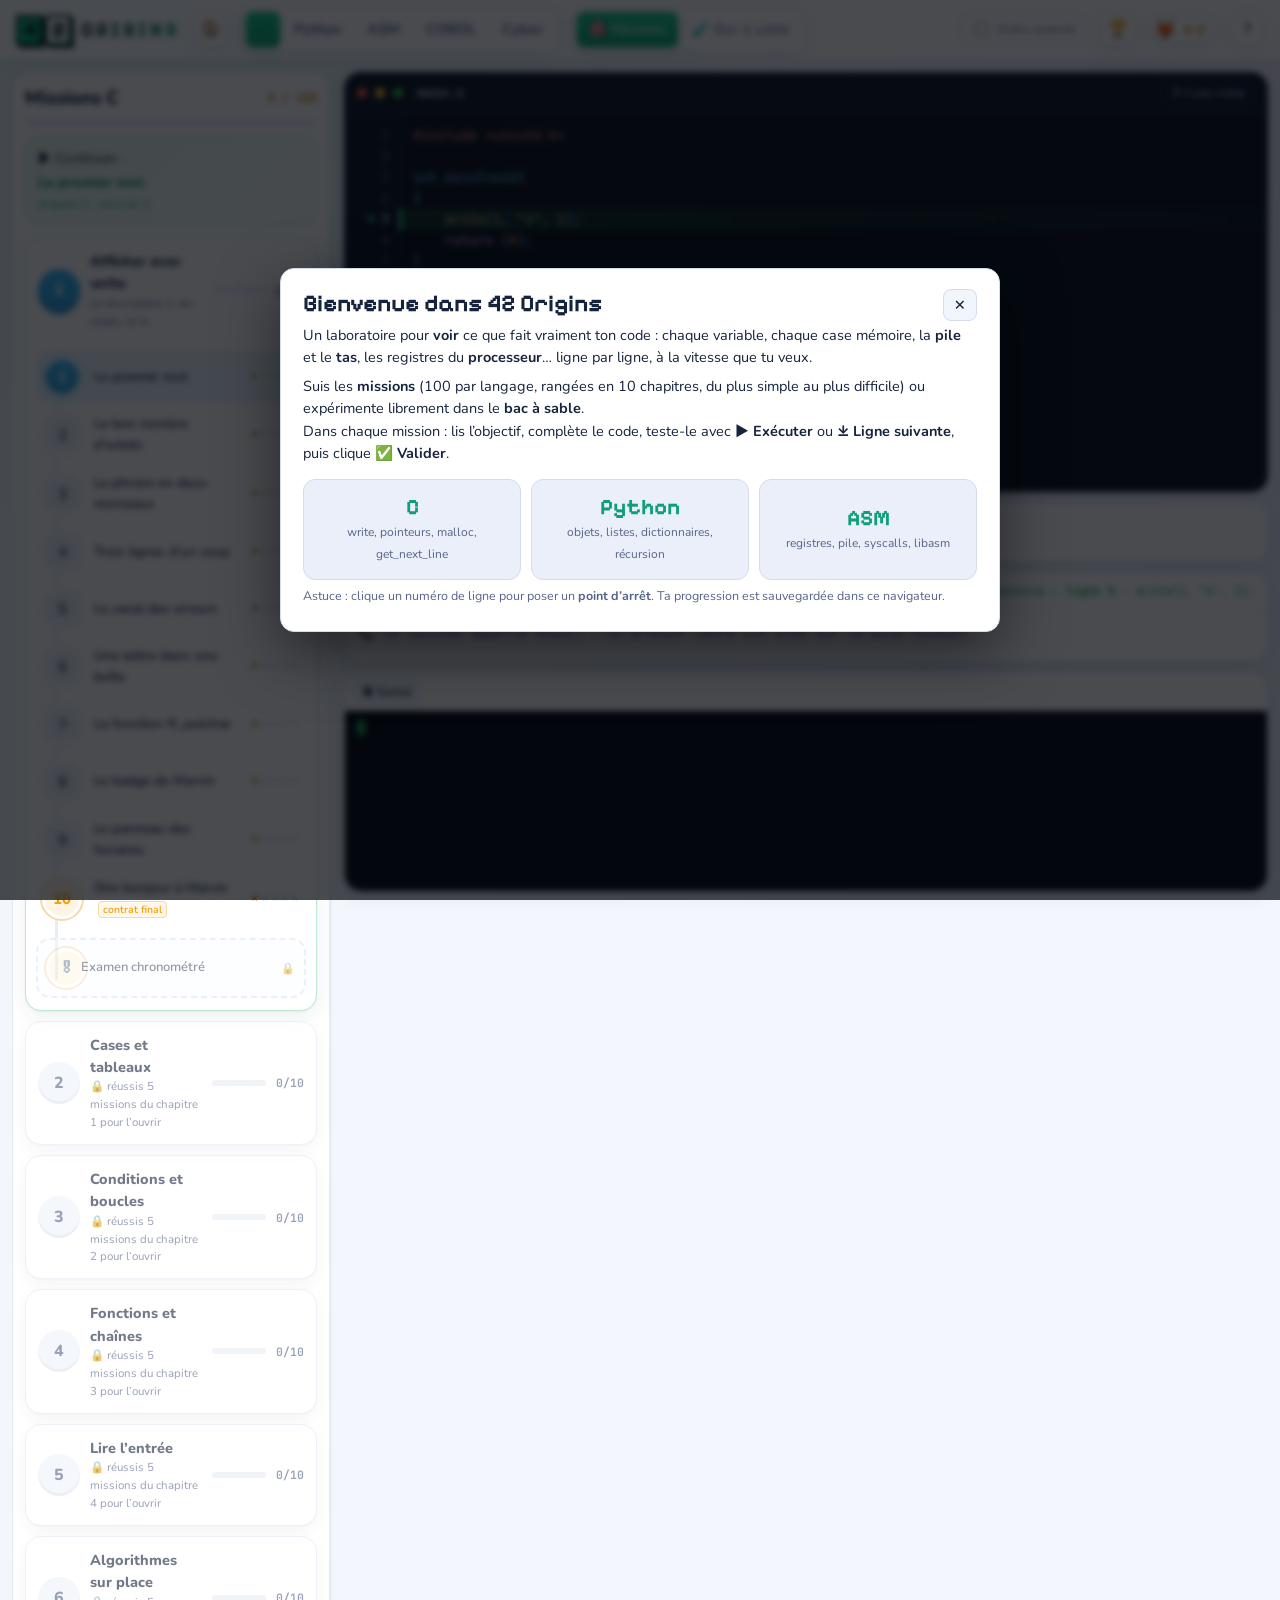
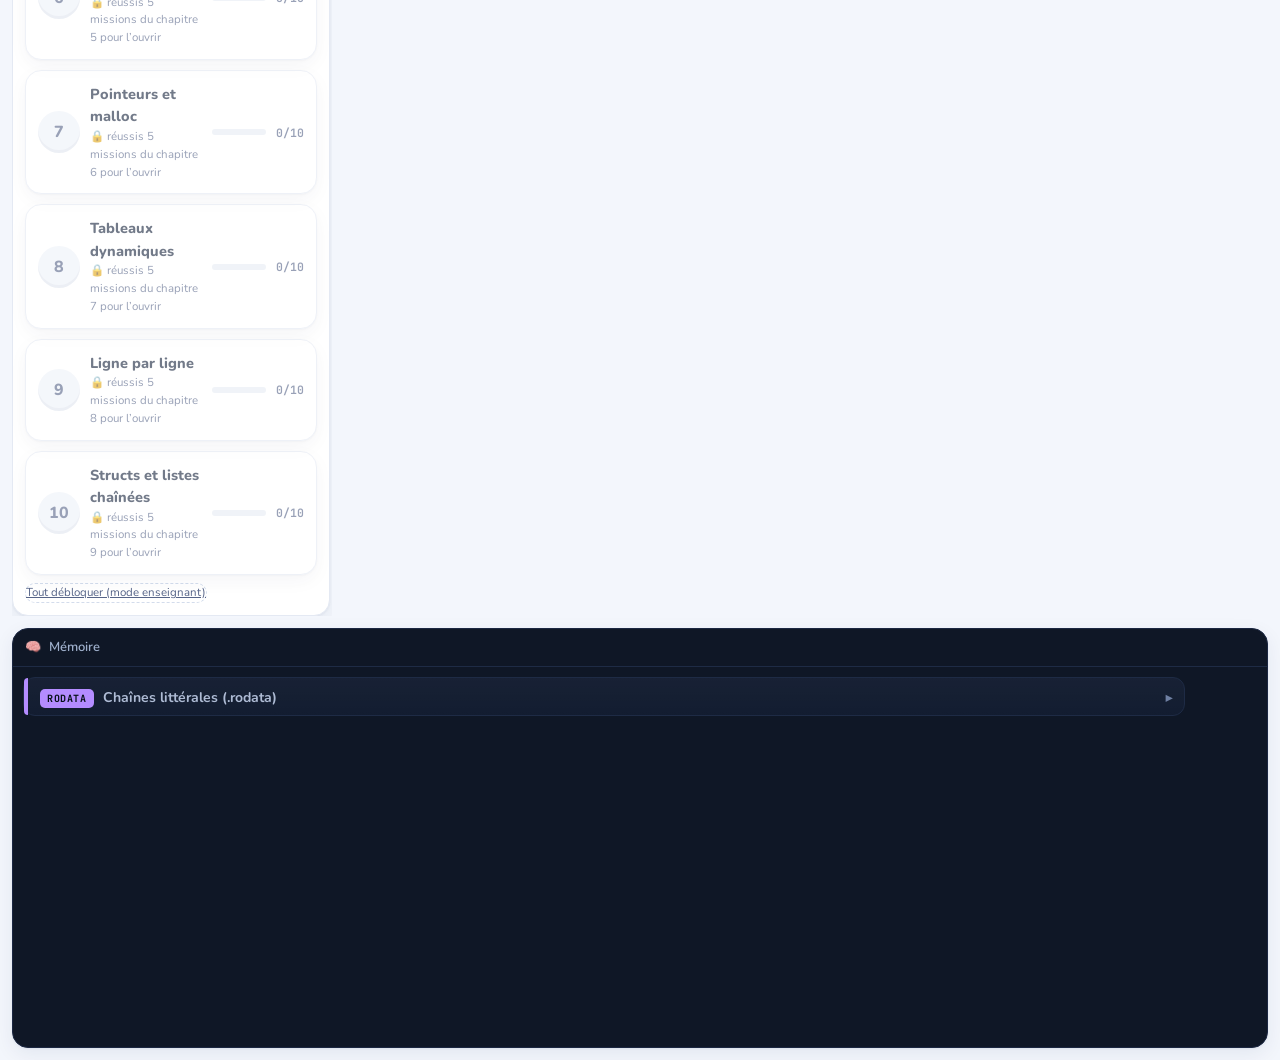
<file: 42origins/index.html>
<!DOCTYPE html>
<html lang="fr">
<head>
<meta charset="utf-8">
<meta name="viewport" content="width=device-width, initial-scale=1">
<title>42 Origins</title>
<meta name="description" content="Visualiseur pas à pas de code C, Python et assembleur x86-64 : pile, tas, cases mémoire, registres du processeur, et 300 missions pour apprendre.">
<link rel="preconnect" href="https://fonts.googleapis.com">
<link rel="preconnect" href="https://fonts.gstatic.com" crossorigin>
<link rel="stylesheet" href="https://fonts.googleapis.com/css2?family=Pixelify+Sans:wght@400;600;700&family=JetBrains+Mono:wght@400;600;700&family=Inter:wght@400;500;600;700&family=Nunito:wght@400;600;700;800;900&display=swap">
<link rel="stylesheet" href="style.css">
</head>
<body>
<header id="top">
  <a class="brand" href="#" id="brand" title="Accueil">
    <span class="logo42" aria-hidden="true"><i>4</i><i>2</i></span>
    <span class="brand-t">ORIGINS</span>
  </a>
  <button id="btn-home" class="home-btn" type="button" title="Accueil">🏠</button>
  <nav class="seg langs" aria-label="Domaine">
    <button data-lang="c" type="button"><b>C</b></button>
    <button data-lang="py" type="button"><b>Python</b></button>
    <button data-lang="asm" type="button"><b>ASM</b></button>
    <button data-lang="cobol" type="button"><b>COBOL</b></button>
    <button data-lang="cyber" type="button"><b>Cyber</b></button>
  </nav>
  <nav class="seg modes" aria-label="Mode">
    <button data-mode="missions" type="button">🎯 Missions</button>
    <button data-mode="sandbox" type="button">🧪 Bac à sable</button>
  </nav>
  <div class="grow"></div>
  <label class="toggle adv-toggle" title="Affiche les outils avancés : vitesse, pas à pas fin, octets, pipeline du processeur…"><input type="checkbox" id="opt-adv"> <span>Outils avancés</span></label>
  <button id="btn-side" class="ghost sm adv" type="button" title="Masquer / afficher le panneau de gauche">◧ Panneau</button>
  <button id="btn-rank" class="rank-btn" type="button" title="Classement">🏆</button>
  <button id="btn-profile" class="profile-btn" type="button" title="Mon profil"><span id="xp-av">🦊</span><span id="xp" class="xp"></span></button>
  <button id="btn-help" class="icon-btn" type="button" title="Aide et raccourcis">?</button>
</header>

<main id="app">
  <aside id="side" class="col"></aside>

  <section id="center" class="col">
    <div class="panel editor-panel">
      <div class="panel-h">
        <span class="dot-r"></span><span class="dot-y"></span><span class="dot-g"></span>
        <span id="file-name" class="file-name">main.c</span>
        <div class="grow"></div>
        <label class="toggle adv" title="Réexécute tout le programme à chaque modification : idéal pour écrire ton code petit à petit">
          <input type="checkbox" id="live"> <span>Direct</span>
        </label>
        <button id="btn-reset-code" class="ghost sm" type="button" title="Remettre le code de départ">↺ Code initial</button>
      </div>
      <div id="editor"></div>
      <div id="dirty" class="dirty" hidden>
        <span>✎ Code modifié pendant l’exécution.</span>
        <button id="btn-replay" type="button" class="sm">⟳ Rejouer jusqu’ici</button>
        <button id="btn-fresh" type="button" class="ghost sm">Repartir de zéro</button>
      </div>
      <div id="compile-msg" class="compile-msg" hidden></div>
    </div>

    <div id="toolbar" class="toolbar">
      <div class="tb-main">
        <button id="btn-run" class="primary" type="button" title="Exécute tout le programme à la vitesse choisie (F5)">▶ <span>Exécuter</span></button>
        <button id="btn-pause" class="primary" type="button" title="Pause (Échap)" hidden>⏸ <span>Pause</span></button>
        <button id="btn-step" class="step" type="button" title="Exécute seulement la ligne surlignée en vert (F10)">⤓ <span>Ligne suivante</span></button>
        <button id="btn-restart" type="button" title="Recommence depuis le début">⟲ <span>Recommencer</span></button>
        <button id="btn-validate" class="validate" type="button" title="Lance les tests de la mission" hidden>✅ <span>Valider</span></button>
      </div>
      <div class="tb-more adv">
        <button id="btn-over" class="sm" type="button" title="Exécute un appel de fonction d’un seul coup (Maj+F10)">↷ Passer la fonction</button>
        <button id="btn-out" class="sm" type="button" title="Termine la fonction en cours (F8)">⤴ Sortir</button>
        <button id="btn-back" class="sm" type="button" title="Revient d’une ligne en arrière (F9)">⤒ Revenir</button>
        <span class="tb-speed" title="Vitesse de « Exécuter »">
          <span class="lbl">Vitesse</span>
          <input type="range" id="speed" min="0" max="8" step="1" value="3" aria-label="Vitesse d’exécution">
          <span id="speed-val" class="speed-val">4 pas/s</span>
        </span>
        <span id="status" class="status"></span>
      </div>
    </div>

    <div class="panel explain-panel">
      <div class="panel-h"><span class="ph-ico">💡</span> Ce qui vient de se passer <div class="grow"></div><span id="next-line" class="next-line"></span></div>
      <div id="explain" class="explain"></div>
    </div>

    <div class="panel io-panel">
      <div class="panel-h tabs" role="tablist">
        <button class="tab on" data-tab="out" type="button">🖥 Sortie</button>
        <button class="tab" data-tab="in" id="tab-in" type="button">⌨ Entrée</button>
        <button class="tab" data-tab="files" id="tab-files" type="button">📄 Fichier</button>
        <div class="grow"></div>
        <span id="exit-badge" class="exit-badge"></span>
      </div>
      <div class="tab-body" data-body="out"><pre id="term" class="term"></pre></div>
      <div class="tab-body" data-body="in" hidden>
        <p class="help-line">Ce que le programme lira avec <code>read(0, …)</code>, <code>get_next_line(0)</code>, <code>input()</code> ou l’appel système <code>read</code>. Une ligne = un appui sur Entrée.</p>
        <textarea id="stdin" class="stdin" spellcheck="false" placeholder="Tape ici le texte envoyé au programme…"></textarea>
      </div>
      <div class="tab-body" data-body="files" hidden>
        <p class="help-line">Fichier virtuel ouvrable avec <code>open("texte.txt", O_RDONLY)</code> (C) ou l’appel système <code>open</code> (ASM).</p>
        <textarea id="file-txt" class="stdin" spellcheck="false"></textarea>
      </div>
    </div>
  </section>

  <section id="right" class="col">
    <div id="cpu" class="panel cpu-panel" hidden></div>
    <div class="panel mem-panel">
      <div class="panel-h">
        <span class="ph-ico" id="mem-ico">🧠</span> <span id="mem-title">Mémoire</span>
        <div class="grow"></div>
        <div class="mem-tools adv">
          <label class="toggle" title="Afficher les flèches des pointeurs (sinon : au survol)"><input type="checkbox" id="opt-wires" checked> <span>Flèches</span></label>
          <label class="toggle" title="Afficher les octets en hexadécimal sous chaque case"><input type="checkbox" id="opt-bytes"> <span>Octets</span></label>
        </div>
        <div class="legend">
          <span class="lg rd" title="case lue à la dernière étape">lu</span><span class="lg wr" title="case écrite à la dernière étape">écrit</span>
        </div>
      </div>
      <div id="mem" class="mem"></div>
    </div>
  </section>
</main>

<div id="home" class="home" hidden></div>
<div id="toast" class="toast" role="status" aria-live="polite"></div>
<div id="modal" class="modal" hidden></div>
<noscript>42 Origins a besoin de JavaScript.</noscript>

<script src="js/util.js"></script>
<script src="js/engine_c.js"></script>
<script src="js/engine_py.js"></script>
<script src="js/engine_asm.js"></script>
<script src="js/engine_cobol.js"></script>
<script src="js/engine_cyber.js"></script>
<script src="js/editor.js"></script>
<script src="js/memview.js"></script>
<script src="js/cpuview.js"></script>
<script src="js/cyberview.js"></script>
<script src="js/profile.js"></script>
<script src="js/scenes.js"></script>
<script src="js/missions_c.js"></script>
<script src="js/missions_py.js"></script>
<script src="js/missions_asm.js"></script>
<script src="js/missions_c_1.js"></script>
<script src="js/missions_c_2.js"></script>
<script src="js/missions_py_1.js"></script>
<script src="js/missions_py_2.js"></script>
<script src="js/missions_asm_1.js"></script>
<script src="js/missions_asm_2.js"></script>
<script src="js/chapters.js"></script>
<script src="js/missions_cobol.js"></script>
<script src="js/missions_cobol_1.js"></script>
<script src="js/missions_cobol_2.js"></script>
<script src="js/missions_cyber.js"></script>
<script src="js/missions_cyber_1.js"></script>
<script src="js/missions_cyber_2.js"></script>
<script src="js/exam.js"></script>
<script src="js/home.js"></script>
<script src="js/examples.js"></script>
<script src="js/judge.js"></script>
<script src="js/app.js"></script>
</body>
</html>
</file>
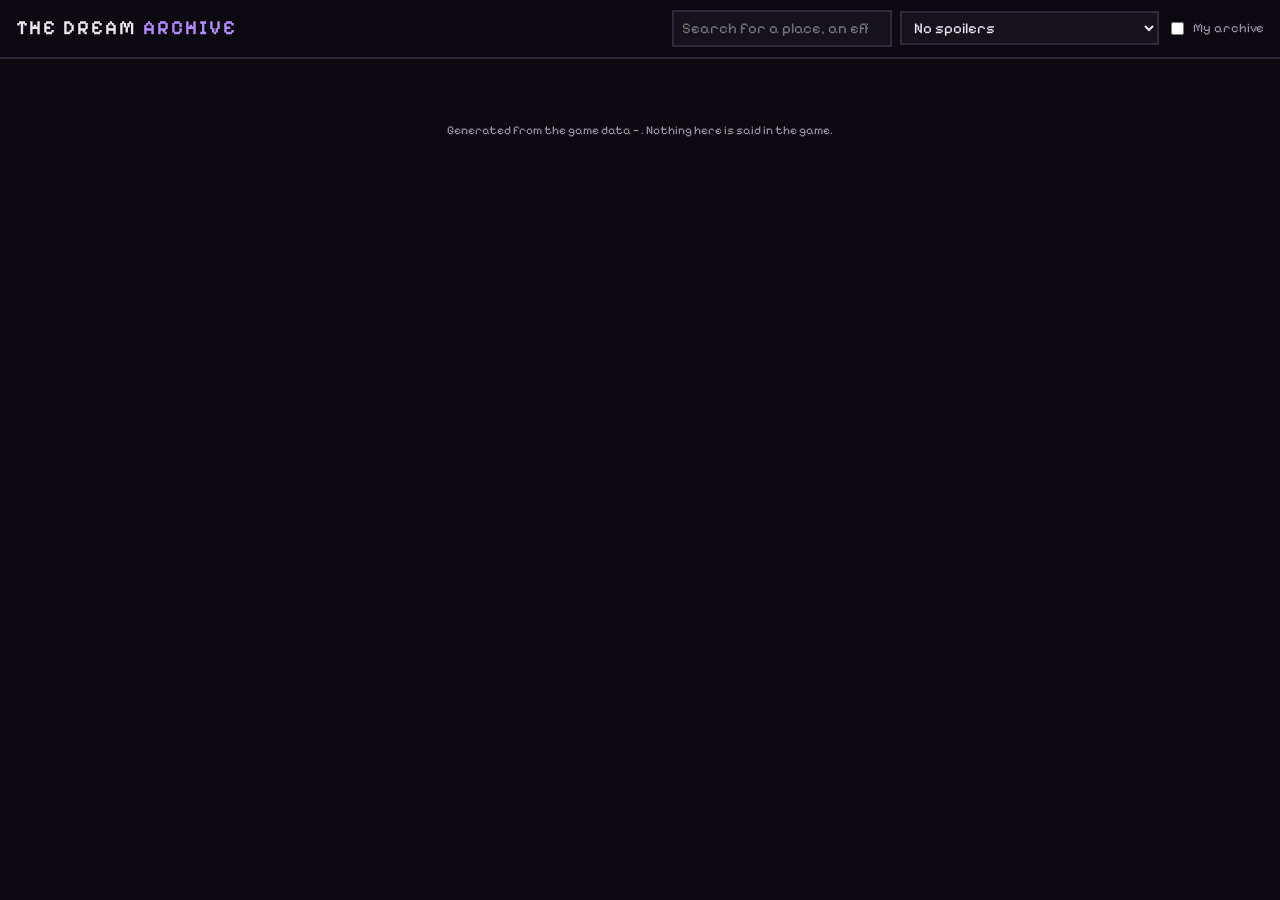
<file: tools/wiki_template.html>
<!doctype html>
<html lang="en">
<head>
<meta charset="utf-8">
<meta name="viewport" content="width=device-width, initial-scale=1">
<title>The Dream Archive — encyclopedia</title>
<link rel="preconnect" href="https://fonts.googleapis.com">
<link href="https://fonts.googleapis.com/css2?family=Pixelify+Sans:wght@400;600&family=Noto+Sans+KR:wght@400;600&display=swap" rel="stylesheet">
<style>
:root { --bg: #0c0a10; --panel: #15121c; --panel2: #1d1926; --ink: #ebe6f2; --dim: #9a93aa; --line: #2e2838; --gold: #f0c860; --violet: #b48cff; --red: #e0607a; --green: #6cd08a; --blue: #7ab0f0;
  --d0: #c8c0d8; --d1: #8ad0a0; --d2: #7ab0f0; --d3: #e8b860; --d4: #e07a9a; --d5: #b48cff; --d6: #30ff60; }
* { box-sizing: border-box; }
html, body { margin: 0; background: var(--bg); color: var(--ink); font: 15px/1.5 'Pixelify Sans', 'Noto Sans KR', 'Courier New', monospace; }
a { color: var(--gold); cursor: pointer; text-decoration: none; } a:hover { text-decoration: underline; }
header { position: sticky; top: 0; z-index: 20; background: linear-gradient(#0c0a10, #0c0a10ee); border-bottom: 2px solid var(--line); padding: 10px 16px 0; }
.top { display: flex; flex-wrap: wrap; gap: 10px 16px; align-items: center; }
h1 { font-size: 20px; margin: 0; letter-spacing: 2px; font-weight: 600; } h1 span { color: var(--violet); }
.counts { color: var(--dim); font-size: 13px; }
.ctrl { margin-left: auto; display: flex; gap: 8px; flex-wrap: wrap; align-items: center; }
input[type=search], select { background: var(--panel); color: var(--ink); border: 2px solid var(--line); padding: 5px 8px; font: inherit; border-radius: 0; min-width: 0; }
input[type=search] { width: 220px; max-width: 60vw; }
label.tog { display: inline-flex; gap: 6px; align-items: center; color: var(--dim); font-size: 13px; cursor: pointer; }
nav { display: flex; flex-wrap: wrap; gap: 2px; margin-top: 10px; }
nav button { background: none; border: 2px solid transparent; border-bottom: none; color: var(--dim); font: inherit; padding: 6px 12px; cursor: pointer; }
nav button.on { color: var(--ink); background: var(--panel); border-color: var(--line); }
main { padding: 16px; max-width: 1400px; margin: 0 auto; }
.filters { display: flex; flex-wrap: wrap; gap: 6px; margin-bottom: 12px; }
.chip { border: 2px solid var(--line); background: var(--panel); color: var(--dim); padding: 2px 8px; cursor: pointer; font: inherit; font-size: 13px; }
.chip.on { color: var(--bg); background: var(--gold); border-color: var(--gold); }
.grid { display: grid; grid-template-columns: repeat(auto-fill, minmax(260px, 1fr)); gap: 10px; }
.card { background: var(--panel); border: 2px solid var(--line); padding: 10px 12px; cursor: pointer; position: relative; }
.card:hover { border-color: var(--violet); }
.card h3 { margin: 0 0 4px; font-size: 15px; font-weight: 600; }
.card .meta { color: var(--dim); font-size: 12px; }
.card p { margin: 6px 0 0; font-size: 13px; color: #cfc8dc; }
.dep { display: inline-block; min-width: 22px; text-align: center; color: var(--bg); font-size: 12px; padding: 0 4px; margin-right: 6px; }
.d0 { background: var(--d0); } .d1 { background: var(--d1); } .d2 { background: var(--d2); } .d3 { background: var(--d3); } .d4 { background: var(--d4); } .d5 { background: var(--d5); } .d6 { background: var(--d6); }
.tag { display: inline-block; font-size: 11px; border: 1px solid var(--line); color: var(--dim); padding: 0 5px; margin: 2px 4px 0 0; }
.tag.gold { color: var(--gold); border-color: #6a5a30; } .tag.vio { color: var(--violet); border-color: #4a3a6a; } .tag.red { color: var(--red); border-color: #6a2a3a; }
.unknown { opacity: 0.45; }
#detail { position: fixed; top: 0; right: 0; bottom: 0; width: min(560px, 100%); background: var(--panel2); border-left: 2px solid var(--line); z-index: 40; overflow-y: auto; padding: 16px 18px 40px; transform: translateX(100%); transition: transform .18s; }
#detail.open { transform: none; }
#detail .close { position: sticky; top: 0; float: right; background: var(--panel); border: 2px solid var(--line); color: var(--ink); font: inherit; cursor: pointer; padding: 2px 10px; }
#detail h2 { margin: 0 0 4px; font-size: 20px; font-weight: 600; }
#detail h4 { margin: 16px 0 4px; color: var(--gold); font-weight: 600; font-size: 14px; letter-spacing: 1px; text-transform: uppercase; }
#detail ul { margin: 4px 0; padding-left: 18px; } #detail li { margin: 2px 0; }
canvas.thumb { image-rendering: pixelated; display: block; margin: 10px 0; max-width: 100%; border: 2px solid var(--line); background: #000; }
.spoil { position: relative; }
.spoil.hid > .sp-body { filter: blur(6px); user-select: none; pointer-events: none; }
.spoil.hid > .sp-btn { display: inline-block; }
.sp-btn { display: none; position: absolute; left: 50%; top: 50%; transform: translate(-50%, -50%); z-index: 2; background: var(--bg); border: 2px solid var(--violet); color: var(--violet); font: inherit; font-size: 12px; padding: 2px 10px; cursor: pointer; }
.lineq { color: #d8d0e6; font-style: italic; }
.small { font-size: 12px; color: var(--dim); }
.edge-row { padding: 3px 0; border-bottom: 1px dotted #ffffff14; font-size: 13px; }
.edge-row .why { color: var(--dim); }
#mapwrap { position: relative; height: calc(100vh - 150px); min-height: 420px; border: 2px solid var(--line); background: #08060c; overflow: hidden; cursor: grab; touch-action: none; }
#mapwrap.drag { cursor: grabbing; }
#map { width: 100%; height: 100%; }
#map text { font: 11px 'Pixelify Sans', monospace; fill: #cfc8dc; pointer-events: none; }
#map .n circle { stroke: #000; stroke-width: 1.5; cursor: pointer; }
#map .n.dim, #map .e.dim { opacity: 0.08; }
#map .e { fill: none; stroke-width: 1.2; opacity: 0.5; }
#map .e.door { stroke: #8a84a0; } #map .e.cond { stroke: #e8b860; stroke-dasharray: 4 3; } #map .e.secret { stroke: #b48cff; stroke-dasharray: 2 3; }
#map .e.real { stroke: #f0e060; stroke-width: 2; } #map .e.spawn { stroke: #6cd08a; stroke-dasharray: 1 4; } #map .e.fall { stroke: #e0607a; } #map .e.debug { stroke: #30ff60; stroke-dasharray: 6 2; }
#map .colhead { font-size: 14px; fill: var(--gold); }
.maptools { position: absolute; top: 8px; left: 8px; display: flex; gap: 6px; flex-wrap: wrap; z-index: 3; }
.maptools button { background: var(--panel); border: 2px solid var(--line); color: var(--ink); font: inherit; font-size: 12px; cursor: pointer; padding: 2px 8px; }
.legend { display: flex; flex-wrap: wrap; gap: 6px 14px; font-size: 12px; color: var(--dim); margin-top: 8px; }
.legend i { display: inline-block; width: 26px; height: 0; border-top: 2px solid; vertical-align: middle; margin-right: 4px; }
table { border-collapse: collapse; width: 100%; font-size: 13px; } td, th { border-bottom: 1px solid var(--line); padding: 5px 6px; text-align: left; vertical-align: top; } th { color: var(--gold); font-weight: 600; }
.glyph { display: inline-block; width: 28px; height: 28px; line-height: 28px; text-align: center; background: var(--bg); border: 2px solid var(--line); margin-right: 8px; font-weight: 600; float: left; }
.empty { color: var(--dim); padding: 30px; text-align: center; }
.intro { color: var(--dim); max-width: 900px; }
.stage { padding: 3px 0 3px 10px; border-left: 2px solid var(--line); margin: 3px 0; font-size: 13px; }
.stage.end { border-left-color: var(--gold); }
footer { color: var(--dim); font-size: 12px; text-align: center; padding: 30px 16px; }
@media (max-width: 640px) { .ctrl { margin-left: 0; } input[type=search] { width: 100%; max-width: none; } header { padding: 8px 12px 0; } main { padding: 12px; } #mapwrap { height: 70vh; } }
</style>
</head>
<body>
<header>
  <div class="top">
    <h1>THE DREAM <span>ARCHIVE</span></h1>
    <div class="counts" id="counts"></div>
    <div class="ctrl">
      <input type="search" id="q" placeholder="Search for a place, an effect, someone…" aria-label="Search">
      <select id="spoil" aria-label="Spoiler level">
        <option value="0">No spoilers</option>
        <option value="1">Rules and uses</option>
        <option value="2">Secrets, lore, arcs</option>
        <option value="3">Everything (endings included)</option>
      </select>
      <label class="tog" title="Show only what you have already seen in your game (reads this browser’s save)"><input type="checkbox" id="mine"> My archive</label>
    </div>
  </div>
  <nav id="tabs"></nav>
</header>
<main id="main"></main>
<aside id="detail" aria-live="polite"></aside>
<footer>Generated from the game data — <span id="built"></span>. Nothing here is said in the game.</footer>
<script>
var D = /*__DATA__*/null;
(function () {
  'use strict';
  var $ = function (s, r) { return (r || document).querySelector(s); };
  var esc = function (s) { return String(s == null ? '' : s).replace(/&/g, '&amp;').replace(/</g, '&lt;').replace(/>/g, '&gt;'); };
  var norm = function (s) { return String(s || '').toLowerCase().normalize('NFD').replace(/[̀-ͯ]/g, ''); };
  var WB = {}; D.worlds.forEach(function (w) { WB[w.id] = w; });
  var EB = {}; D.effects.forEach(function (e) { EB[e.id] = e; });
  var NB = {}; D.npcs.forEach(function (n) { NB[n.id] = n; });
  var OUT = {}, IN = {}; D.edges.forEach(function (e) { (OUT[e.from] = OUT[e.from] || []).push(e); (IN[e.to] = IN[e.to] || []).push(e); });
  var TIER = { hub: 'refuge', easy: 'easy', mid: 'medium', hard: 'hard', extreme: 'extreme' };
  var st = { tab: 'worlds', spoil: 0, q: '', mine: false, f: {} };
  try { var sv = JSON.parse(localStorage.getItem('yn_wiki_prefs') || '{}'); if (sv.spoil !== undefined) st.spoil = sv.spoil; if (sv.tab) st.tab = sv.tab; } catch (e) { }
  var save = function () { try { localStorage.setItem('yn_wiki_prefs', JSON.stringify({ spoil: st.spoil, tab: st.tab })); } catch (e) { } };

  /* ---- la partie de ce navigateur (lecture seule) ---- */
  var mine = null;
  try { var box = JSON.parse(localStorage.getItem('yn_dream_archive_save') || 'null'); if (box && box.payload) { var p = JSON.parse(box.payload); mine = { worlds: p.worlds || {}, effects: p.effects || [], npcs: p.npcs || {}, quests: p.quests || {}, endings: p.endings || [] }; } } catch (e) { mine = null; }
  var seenW = function (id) { return !st.mine || !mine || !/^W/.test(id) || !!mine.worlds[id]; };
  var seenE = function (id) { return !st.mine || !mine || mine.effects.indexOf(id) >= 0; };
  var seenN = function (id) { return !st.mine || !mine || !!mine.npcs[id]; };

  /* ---- spoilers ---- */
  var sp = function (lvl, html) { if (!html) return ''; return '<div class="spoil' + (st.spoil >= lvl ? '' : ' hid') + '"><button class="sp-btn" type="button">reveal</button><div class="sp-body">' + html + '</div></div>'; };
  document.addEventListener('click', function (ev) { var b = ev.target.closest('.sp-btn'); if (b) { b.parentNode.classList.remove('hid'); ev.stopPropagation(); } });

  var TABS = [['worlds', 'Worlds'], ['map', 'Map'], ['effects', 'Effects'], ['people', 'Inhabitants'], ['threads', 'Threads'], ['endings', 'Endings'], ['witches', 'Witches'], ['howto', 'How to read']];
  if (!TABS.some(function (t) { return t[0] === st.tab; })) st.tab = 'worlds'; // onglet mémorisé d'une ancienne version
  function renderTabs() { $('#tabs').innerHTML = TABS.map(function (t) { return '<button type="button" data-t="' + t[0] + '" class="' + (st.tab === t[0] ? 'on' : '') + '">' + t[1] + '</button>'; }).join(''); }
  $('#tabs').addEventListener('click', function (e) { var b = e.target.closest('button'); if (!b) return; st.tab = b.dataset.t; save(); render(); });
  $('#q').addEventListener('input', function () { st.q = norm(this.value); render(); });
  $('#spoil').value = String(st.spoil); $('#spoil').addEventListener('change', function () { st.spoil = +this.value; save(); render(); if (cur) openWorld(cur, true); });
  $('#mine').disabled = !mine; if (!mine) $('#mine').parentNode.title = 'No game found in this browser (the wiki must be opened from the same server as the game).';
  $('#mine').addEventListener('change', function () { st.mine = this.checked; render(); });
  var c = D.counts; $('#counts').textContent = c.worlds + ' worlds · ' + c.effects + ' effects · ' + c.entities + ' inhabitants · ' + (D.quests.length) + ' arcs';
  $('#built').textContent = D.built;

  var match = function (s) { return !st.q || norm(s).indexOf(st.q) >= 0; };
  function depthOf(w) { return w.debugWorld ? 6 : w.depth; }

  /* ---------------- Mondes ---------------- */
  var FILTERS = [['d0', 'Refuges', function (w) { return w.depth === 0; }], ['d1', 'D1', function (w) { return w.depth === 1; }], ['d2', 'D2', function (w) { return w.depth === 2; }], ['d3', 'D3', function (w) { return w.depth === 3; }], ['d4', 'D4', function (w) { return w.depth === 4; }], ['d5', 'D5', function (w) { return w.depth === 5; }],
    ['core', 'The first 40', function (w) { return w.core; }], ['secret', 'Secrets', function (w) { return /^W/.test(w.id) && !w.core; }], ['eff', 'With an effect', function (w) { return w.effects.length; }], ['inf', 'Infinite / looping', function (w) { return w.inf || w.wrap || w.loop; }],
    ['real', 'Real time', function (w) { return (w.time && w.time.length) || (IN[w.id] || []).some(function (e) { return e.real; }); }], ['spawn', 'Appearing', function (w) { return !!w.spawn; }], ['gen', 'Generated', function (w) { return !!w.gen; }],
    ['easy', 'Easy', function (w) { return w.tier === 'easy'; }], ['mid', 'Medium', function (w) { return w.tier === 'mid'; }], ['hard', 'Hard', function (w) { return w.tier === 'hard'; }], ['extreme', 'Extreme', function (w) { return w.tier === 'extreme'; }]];
  function renderWorlds(m) {
    var h = '<div class="filters">' + FILTERS.map(function (f) { return '<button type="button" class="chip' + (st.f[f[0]] ? ' on' : '') + '" data-f="' + f[0] + '">' + f[1] + '</button>'; }).join('') + '</div>';
    var act = FILTERS.filter(function (f) { return st.f[f[0]]; });
    var groups = {}; act.forEach(function (f) { var g = /^d\d$/.test(f[0]) ? 'depth' : /^(easy|mid|hard|extreme)$/.test(f[0]) ? 'tier' : f[0]; (groups[g] = groups[g] || []).push(f[2]); });
    var ws = D.worlds.filter(function (w) {
      if (w.debugWorld && st.spoil < 3) return false;
      for (var g in groups) if (!groups[g].some(function (fn) { return fn(w); })) return false;
      return match(w.id + ' ' + w.name + ' ' + w.summary);
    }).sort(function (a, b) { return (a.depth - b.depth) || (a.id < b.id ? -1 : 1); });
    h += '<div class="small" style="margin-bottom:8px">' + ws.length + (ws.length === 1 ? ' place' : ' places') + '</div><div class="grid">';
    ws.forEach(function (w) {
      var known = seenW(w.id);
      h += '<div class="card' + (known ? '' : ' unknown') + '" data-w="' + w.id + '"><h3><span class="dep d' + depthOf(w) + '">' + (w.debugWorld ? '?' : 'D' + w.depth) + '</span>' + esc(known ? w.name : '???') + '</h3><div class="meta">' + w.id + ' · ' + (TIER[w.tier] || w.tier) + (w.core ? ' · core' : '') + '</div>' +
        (known ? '<p>' + esc(w.summary) + '</p>' : '') + '<div>' + (w.effects.length ? '<span class="tag gold">' + w.effects.length + ' effect' + (w.effects.length > 1 ? 's' : '') + '</span>' : '') + (w.inf ? '<span class="tag">infinite</span>' : '') + (w.wrap || w.loop ? '<span class="tag">looping</span>' : '') + (w.spawn ? '<span class="tag vio">appears</span>' : '') + (w.gen ? '<span class="tag">generated</span>' : '') + '</div></div>';
    });
    m.innerHTML = h + '</div>' + (ws.length ? '' : '<div class="empty">Nothing.</div>');
    m.querySelectorAll('.chip').forEach(function (b) { b.addEventListener('click', function () { st.f[b.dataset.f] = !st.f[b.dataset.f]; render(); }); });
    m.querySelectorAll('.card[data-w]').forEach(function (cd) { cd.addEventListener('click', function () { openWorld(cd.dataset.w); }); });
  }

  /* ---------------- fiche d'un monde ---------------- */
  var cur = null;
  function wlink(id) { var w = WB[id]; if (!w) return esc(id === 'WAKE' ? 'waking up' : id); return '<a data-go="' + id + '">' + esc(seenW(id) ? w.name : '???') + '</a> <span class="small">' + id + '</span>'; }
  function drawThumb(w) {
    var t = w.thumb; if (!t) return null;
    var k = Math.max(2, Math.min(8, Math.floor(500 / Math.max(t.w, t.h)))), cv = document.createElement('canvas');
    cv.width = t.w * k; cv.height = t.h * k; cv.className = 'thumb'; var x = cv.getContext('2d');
    x.fillStyle = t.bg || '#000'; x.fillRect(0, 0, cv.width, cv.height);
    for (var y = 0; y < t.h; y++) { var r = t.rows[y]; for (var i = 0; i < r.length; i++) { var ch = r[i]; if (ch === ' ') continue; x.fillStyle = t.pal[ch] || '#555'; x.fillRect(i * k, y * k, k, k); } }
    if (st.spoil >= 1) t.marks.forEach(function (m) { x.fillStyle = m[2] === 'e' ? '#f0c860' : m[2] === 'a' ? '#a8d8ff' : m[2] === 's' ? '#b48cff' : m[2] === 'c' ? '#e8b860' : '#ffffff'; var s = Math.max(3, k); x.fillRect(m[0] * k + k / 2 - s / 2 - 1, m[1] * k + k / 2 - s / 2 - 1, s + 2, s + 2); x.fillStyle = '#000'; x.fillRect(m[0] * k + k / 2 - s / 2 + 1, m[1] * k + k / 2 - s / 2 + 1, s - 2, s - 2); });
    return cv;
  }
  function edgeLine(e, dir) {
    var other = dir === 'out' ? e.to : e.from, kind = { door: 'door', stairs: 'stairs', elevator: 'elevator', train: 'train', bed: 'bed', hole: 'hole', fall: 'fall', secret: 'secret passage', spawn: 'appearance', chalk: 'chalk drawing', link: 'passage', debug: 'character mode' }[e.kind] || e.kind;
    var why = e.cond ? sp(2, '<span class="why"> — ' + esc(e.cond) + '</span>') : '';
    return '<div class="edge-row">' + (dir === 'out' ? '→ ' : '← ') + wlink(other) + ' <span class="tag' + (e.real ? ' gold' : e.secret ? ' vio' : '') + '">' + kind + (e.oneway ? ', one-way' : '') + (e.real ? ', real time' : '') + '</span>' + why + '</div>';
  }
  function openWorld(id, keep) {
    var w = WB[id]; if (!w) return; cur = id; if (!keep) history.replaceState(null, '', '#' + id);
    var known = seenW(id), d = $('#detail');
    var h = '<button class="close" type="button">close ✕</button><h2><span class="dep d' + depthOf(w) + '">' + (w.debugWorld ? '?' : 'D' + w.depth) + '</span>' + esc(known ? w.name : '???') + '</h2>';
    h += '<div class="small">' + w.id + ' · ' + (TIER[w.tier] || w.tier) + ' · ' + (w.core ? 'the first 40' : (/^W/.test(w.id) ? 'secret, level ' + w.secretLevel : 'refuge')) + (w.region ? ' · ' + esc(String(w.region).replace(/^P(?=[\d?]$)/, 'D')) : '') + (w.music ? ' · music “' + esc(w.music) + '”' : '') + '</div>';
    if (!known) { d.innerHTML = h + '<p class="empty">Not dreamt yet.</p>'; bindDetail(d); d.classList.add('open'); return; }
    h += '<p>' + esc(w.summary) + '</p><div id="thumbslot"></div>';
    if (w.art) h += '<div class="small">' + esc(w.art) + '</div>';
    var tags = []; if (w.inf) tags.push('infinite'); if (w.wrap) tags.push('the edges meet'); if (w.loop) tags.push('looping'); if (w.gen) tags.push('generated: ' + w.gen); if (w.view && w.view !== 'top') tags.push(w.view + ' view'); if (w.size) tags.push(w.size[0] + ' × ' + w.size[1] + ' tiles'); if (w.annex) tags.push('goes on to the east'); if (w.outdoor) tags.push('outdoors'); if (w.dark >= 0.8) tags.push('very dark');
    if (tags.length) h += '<div>' + tags.map(function (t) { return '<span class="tag">' + esc(t) + '</span>'; }).join('') + '</div>';
    if (w.spawn) h += '<h4>Appearance</h4>' + sp(2, '<p>Has no fixed door. It opens somewhere else: ' + esc(w.spawn) + '.</p>');
    if (w.rules.length) h += '<h4>Rules</h4>' + sp(1, '<ul>' + w.rules.map(function (r) { return '<li>' + esc(r) + '</li>'; }).join('') + '</ul>');
    if (w.time.length) h += '<h4>Time</h4>' + sp(1, '<ul>' + w.time.map(function (r) { return '<li>' + esc(r) + '</li>'; }).join('') + '</ul>');
    if (w.effects.length) h += '<h4>Effects</h4>' + sp(1, '<ul>' + w.effects.map(function (e) { var f = EB[e]; return '<li><a data-eff="' + e + '">' + esc(seenE(e) ? f.name : '???') + '</a> <span class="small">' + e + '</span>' + (f.get ? sp(2, '<div class="small">' + esc(f.get) + '</div>') : '') + '</li>'; }).join('') + '</ul>');
    var inn = (IN[id] || []).filter(function (e) { return !e.debug || st.spoil >= 3; }), out = (OUT[id] || []).filter(function (e) { return !e.debug || st.spoil >= 3; });
    if (inn.length) h += '<h4>Reached from</h4>' + sp(1, inn.map(function (e) { return edgeLine(e, 'in'); }).join(''));
    if (out.length) h += '<h4>Exits</h4>' + sp(1, out.map(function (e) { return edgeLine(e, 'out'); }).join(''));
    var ns = w.npcs.map(function (n) { return NB[n]; }).filter(Boolean);
    if (ns.length) h += '<h4>Inhabitants</h4><ul>' + ns.map(function (n) { return '<li>' + (seenN(n.id) ? '<a data-npc="' + n.id + '">' + esc(n.name) + '</a>' : '???') + (n.major ? ' <span class="tag gold">major</span>' : '') + (n.voice ? ' <span class="tag">voice</span>' : '') + (n.hostile ? ' <span class="tag red">dangerous</span>' : '') + (n.appear ? sp(2, '<div class="small">only: ' + esc(n.appear) + '</div>') : '') + '</li>'; }).join('') + '</ul>';
    if (w.souls && w.souls.length) h += '<h4>Souls (' + w.souls.length + ')</h4>' + sp(2, w.souls.map(function (so) { return '<div class="stage">' + so.map(function (l) { return (l.lang ? '<span class="tag vio">' + langName(l.lang) + '</span> ' : '') + esc(l.t) + (l.tr ? '<div class="small">' + esc(l.tr) + '</div>' : ''); }).join('<br>') + '</div>'; }).join(''));
    if (w.secrets.length) h += '<h4>Secrets</h4>' + sp(2, '<ul>' + w.secrets.map(function (r) { return '<li>' + esc(r) + '</li>'; }).join('') + '</ul>');
    if (w.role) h += '<h4>Role</h4>' + sp(2, '<p>' + esc(w.role) + '</p>');
    if (w.lore) h += '<h4>What it is, perhaps</h4>' + sp(2, '<p class="lineq">' + esc(w.lore) + '</p>');
    if (w.help) h += '<p class="small">' + esc(w.help) + '</p>';
    d.innerHTML = h; var tc = drawThumb(w); if (tc) $('#thumbslot', d).appendChild(tc);
    bindDetail(d); d.classList.add('open'); if (!keep) d.scrollTop = 0;
  }
  function openNpc(id) {
    var n = NB[id]; if (!n) return; var d = $('#detail');
    var h = '<button class="close" type="button">close ✕</button><h2>' + esc(n.name) + '</h2><div class="small">' + n.id + (n.major ? ' · major character' : '') + (n.langs.length ? ' · languages: ' + n.langs.map(langName).join(', ') : '') + '</div>';
    var ws = [n.world].concat(n.worlds).filter(Boolean); if (ws.length) h += '<h4>Where</h4>' + ws.map(function (w) { return '<div>' + wlink(w) + '</div>'; }).join('');
    if (n.appear) h += sp(2, '<p class="small">Present only: ' + esc(n.appear) + '</p>');
    var info = [['Personality', n.personality], ['Habits', n.habits], ['What they want', n.wants], ['Flaw', n.flaw]].filter(function (x) { return x[1]; });
    if (info.length) h += '<h4>Portrait</h4>' + sp(1, info.map(function (x) { return '<div><b>' + x[0] + '</b> — ' + esc(x[1]) + '</div>'; }).join(''));
    if (n.lines.length) h += '<h4>Words</h4>' + sp(1, n.lines.map(function (l) { return '<div class="lineq">' + esc(l) + '</div>'; }).join(''));
    if (n.arc || n.role) h += '<h4>Arc</h4>' + sp(2, '<p>' + esc([n.arc, n.role].filter(Boolean).join(' · ')) + '</p>');
    if (n.lore) h += sp(2, '<p class="lineq">' + esc(n.lore) + '</p>');
    d.innerHTML = h; bindDetail(d); d.classList.add('open'); d.scrollTop = 0;
  }
  function openEff(id) {
    var e = EB[id]; if (!e) return; var d = $('#detail');
    var h = '<button class="close" type="button">close ✕</button><h2>' + esc(seenE(id) ? e.name : '???') + '</h2><div class="small">' + e.id + ' · ' + esc(e.fam || '') + (e.core ? ' · needed for the ending' : '') + '</div>';
    h += '<p class="lineq">' + esc(e.desc) + '</p><h4>Use</h4>' + sp(1, '<p>' + esc(e.use) + '</p>') + '<h4>Where</h4>' + sp(1, '<p>' + wlink(e.world) + '</p>') + '<h4>How</h4>' + sp(2, '<p>' + esc(e.get) + '</p>');
    d.innerHTML = h; bindDetail(d); d.classList.add('open'); d.scrollTop = 0;
  }
  function bindDetail(d) {
    $('.close', d).addEventListener('click', function () { d.classList.remove('open'); cur = null; history.replaceState(null, '', location.pathname + location.search); });
    d.querySelectorAll('[data-go]').forEach(function (a) { a.addEventListener('click', function () { openWorld(a.dataset.go); if (st.tab === 'map') focusNode(a.dataset.go); }); });
    d.querySelectorAll('[data-npc]').forEach(function (a) { a.addEventListener('click', function () { openNpc(a.dataset.npc); }); });
    d.querySelectorAll('[data-eff]').forEach(function (a) { a.addEventListener('click', function () { openEff(a.dataset.eff); }); });
  }
  function langName(l) { return { 'ko-s': 'Korean (South)', 'ko-n': 'Korean (North)', en: 'English', val: 'Vallonian', fr: 'French' }[l] || l; }

  /* ---------------- Carte ---------------- */
  var view = { x: 0, y: 0, k: 0.55 }, svg = null;
  function renderMap(m) {
    m.innerHTML = '<div id="mapwrap"><div class="maptools"><button type="button" data-z="1.25">+</button><button type="button" data-z="0.8">−</button><button type="button" data-z="0">recenter</button></div><svg id="map" xmlns="http://www.w3.org/2000/svg"><g id="vp"></g></svg></div>' +
      '<div class="legend"><span><i style="border-color:#8a84a0"></i>door</span><span><i style="border-color:#e8b860;border-top-style:dashed"></i>conditional</span><span><i style="border-color:#b48cff;border-top-style:dotted"></i>secret</span><span><i style="border-color:#f0e060;border-top-width:3px"></i>real time</span><span><i style="border-color:#6cd08a;border-top-style:dotted"></i>appearance</span><span><i style="border-color:#e0607a"></i>fall / one-way</span><span>hover a place: its passages · click: its page · drag / wheel: move around</span></div>';
    svg = $('#map'); var g = $('#vp'), parts = [];
    var cols = {}; D.worlds.forEach(function (w) { var c = depthOf(w); if (c === 6 && st.spoil < 3) return; cols[c] = Math.max(cols[c] || 0, w.pos[1]); });
    Object.keys(cols).forEach(function (c) { parts.push('<text class="colhead" x="' + (c * 300 + 40) + '" y="14">' + (c == 0 ? 'Refuges' : c == 6 ? '?' : 'Depth ' + c) + '</text>'); });
    var showE = function (e) { if (e.debug && st.spoil < 3) return false; if (!WB[e.to]) return false; if (st.mine && (!seenW(e.from) || !seenW(e.to))) return false; return true; };
    D.edges.forEach(function (e, i) {
      if (!showE(e)) return; var a = WB[e.from].pos, b = WB[e.to].pos; if (!a || !b) return;
      var cls = e.debug ? 'debug' : e.real ? 'real' : e.spawn ? 'spawn' : (e.kind === 'fall' || e.oneway) ? 'fall' : e.secret ? 'secret' : e.cond ? 'cond' : 'door';
      if (st.spoil < 2 && (cls === 'secret' || cls === 'spawn')) cls = 'cond';
      var mx = (a[0] + b[0]) / 2, dy = a[0] === b[0] ? 60 : 0;
      parts.push('<path class="e ' + cls + '" data-a="' + e.from + '" data-b="' + e.to + '" d="M' + a[0] + ',' + a[1] + ' C' + (mx + dy) + ',' + a[1] + ' ' + (mx + dy) + ',' + b[1] + ' ' + b[0] + ',' + b[1] + '"/>');
    });
    D.worlds.forEach(function (w) {
      if (w.debugWorld && st.spoil < 3) return; var known = seenW(w.id), p = w.pos;
      var col = getComputedStyle(document.documentElement).getPropertyValue('--d' + depthOf(w));
      var r = w.core ? 6 : 4.5; var hit = !st.q || norm(w.id + ' ' + w.name).indexOf(st.q) >= 0;
      parts.push('<g class="n' + (hit ? '' : ' dim') + '" data-w="' + w.id + '"><circle cx="' + p[0] + '" cy="' + p[1] + '" r="' + r + '" fill="' + (known ? col : '#3a3446') + '"/><text x="' + (p[0] + 9) + '" y="' + (p[1] + 4) + '">' + esc(w.id.replace(/^W/, '') + ' ' + (known ? w.name : '???')).slice(0, 34) + '</text></g>');
    });
    g.innerHTML = parts.join('');
    applyView();
    g.querySelectorAll('.n').forEach(function (n) {
      n.addEventListener('mouseenter', function () { hilite(n.dataset.w); });
      n.addEventListener('mouseleave', function () { hilite(null); });
      n.addEventListener('click', function (ev) { if (moved) return; openWorld(n.dataset.w); ev.stopPropagation(); });
    });
    var wrap = $('#mapwrap'), drag = null, moved = false;
    wrap.addEventListener('pointerdown', function (e) { if (e.target.closest('.maptools')) return; drag = [e.clientX, e.clientY, view.x, view.y]; moved = false; wrap.classList.add('drag'); wrap.setPointerCapture(e.pointerId); });
    wrap.addEventListener('pointermove', function (e) { if (!drag) return; var dx = e.clientX - drag[0], dy = e.clientY - drag[1]; if (Math.abs(dx) + Math.abs(dy) > 4) moved = true; view.x = drag[2] + dx; view.y = drag[3] + dy; applyView(); });
    wrap.addEventListener('pointerup', function () { drag = null; wrap.classList.remove('drag'); setTimeout(function () { moved = false; }, 0); });
    wrap.addEventListener('wheel', function (e) { e.preventDefault(); zoomAt(e.deltaY < 0 ? 1.15 : 1 / 1.15, e.offsetX, e.offsetY); }, { passive: false });
    m.querySelectorAll('.maptools button').forEach(function (b) { b.addEventListener('click', function () { var z = +b.dataset.z; if (!z) { view = { x: 0, y: 0, k: 0.55 }; applyView(); } else zoomAt(z, wrap.clientWidth / 2, wrap.clientHeight / 2); }); });
    if (cur) focusNode(cur);
  }
  function applyView() { var g = $('#vp'); if (g) g.setAttribute('transform', 'translate(' + view.x + ',' + view.y + ') scale(' + view.k + ')'); }
  function zoomAt(f, ox, oy) { var k2 = Math.max(0.15, Math.min(3, view.k * f)); view.x = ox - (ox - view.x) * (k2 / view.k); view.y = oy - (oy - view.y) * (k2 / view.k); view.k = k2; applyView(); }
  function focusNode(id) { var w = WB[id], wrap = $('#mapwrap'); if (!w || !wrap) return; view.k = Math.max(view.k, 0.9); view.x = wrap.clientWidth / 2 - w.pos[0] * view.k; view.y = wrap.clientHeight / 2 - w.pos[1] * view.k; applyView(); hilite(id); }
  function hilite(id) {
    var g = $('#vp'); if (!g) return;
    if (!id) { g.querySelectorAll('.dim2').forEach(function (n) { n.classList.remove('dim2', 'dim'); }); return; }
    var keep = {}; keep[id] = 1;
    g.querySelectorAll('.e').forEach(function (p) { var on = p.dataset.a === id || p.dataset.b === id; if (on) { keep[p.dataset.a] = 1; keep[p.dataset.b] = 1; } p.classList.toggle('dim', !on); p.classList.add('dim2'); });
    g.querySelectorAll('.n').forEach(function (n) { n.classList.toggle('dim', !keep[n.dataset.w]); n.classList.add('dim2'); });
  }

  /* ---------------- Effets ---------------- */
  function renderEffects(m) {
    var es = D.effects.filter(function (e) { return match(e.id + ' ' + e.name + ' ' + e.fam + ' ' + e.desc); });
    var h = '<p class="intro">Effects are found in dreams. You equip one at a time. Laying an effect in a nest in the Nexus keeps it forever, but it can no longer be equipped. Thirty nests: something opens.</p><div class="grid">';
    es.forEach(function (e) { var k = seenE(e.id); h += '<div class="card' + (k ? '' : ' unknown') + '" data-e="' + e.id + '"><span class="glyph" style="color:' + (e.color || 'var(--gold)') + '">' + esc(e.glyph || e.name.slice(0, 1)) + '</span><h3>' + esc(k ? e.name : '???') + '</h3><div class="meta">' + e.id + ' · ' + esc(e.fam) + (e.core ? ' · core' : '') + '</div><p>' + (k ? esc(e.desc) : '') + '</p></div>'; });
    m.innerHTML = h + '</div>';
    m.querySelectorAll('[data-e]').forEach(function (c) { c.addEventListener('click', function () { openEff(c.dataset.e); }); });
  }
  /* ---------------- Habitants ---------------- */
  function renderNpcs(m) {
    var ns = D.npcs.filter(function (n) { return match(n.id + ' ' + n.name + ' ' + (WB[n.world] ? WB[n.world].name : '') + ' ' + n.personality); }).sort(function (a, b) { return (b.major - a.major) || (a.world < b.world ? -1 : a.world > b.world ? 1 : 0); });
    var h = '<div class="small" style="margin-bottom:8px">' + ns.length + (ns.length === 1 ? ' inhabitant' : ' inhabitants') + '</div><div class="grid">';
    ns.forEach(function (n) { var k = seenN(n.id); h += '<div class="card' + (k ? '' : ' unknown') + '" data-n="' + n.id + '"><h3>' + esc(k ? n.name : '???') + '</h3><div class="meta">' + (WB[n.world] ? esc(WB[n.world].name) + ' · ' : '') + n.id + '</div><div>' + (n.major ? '<span class="tag gold">major</span>' : '') + (n.voice ? '<span class="tag">voice</span>' : '') + n.langs.map(function (l) { return '<span class="tag vio">' + langName(l) + '</span>'; }).join('') + (n.hostile ? '<span class="tag red">dangerous</span>' : '') + '</div></div>'; });
    m.innerHTML = h + '</div>';
    m.querySelectorAll('[data-n]').forEach(function (c) { c.addEventListener('click', function () { openNpc(c.dataset.n); }); });
  }
  /* ---------------- Fils ---------------- */
  function renderQuests(m) {
    var h = '<p class="intro">The game never announces these threads. Nothing keeps track of them but you.</p><div class="grid">';
    D.quests.filter(function (q) { return match(q.id + ' ' + q.name + ' ' + q.giver); }).forEach(function (q) {
      var me = mine && mine.quests[q.id] ? mine.quests[q.id].stage : null;
      h += '<div class="card" style="cursor:default"><h3>' + esc(q.name) + '</h3><div class="meta">' + q.id + (q.giver ? ' · ' + esc(q.giver) : '') + (q.world ? ' · ' + esc(WB[q.world] ? WB[q.world].name : q.world) : '') + (me ? ' · <span style="color:var(--gold)">your game: ' + esc(me) + '</span>' : '') + '</div>' +
        sp(2, q.stages.map(function (s) { return '<div class="stage' + (q.ends.indexOf(s[0]) >= 0 ? ' end' : '') + '"><b>' + esc(s[0]) + '</b> — ' + esc(s[1]) + '</div>'; }).join('') + (q.reward ? '<div class="small">At the end: ' + esc(q.reward) + '</div>' : '')) + '</div>';
    });
    m.innerHTML = h + '</div>';
  }
  /* ---------------- Fins ---------------- */
  function renderEndings(m) {
    var h = '<p class="intro">Four endings. None of them is explained in the game.' + (mine ? ' Your game has found ' + mine.endings.length + '.' : '') + '</p><div class="grid">';
    D.endings.forEach(function (e) { h += '<div class="card" style="cursor:default"><h3>Ending ' + e.id + ' — ' + esc(st.spoil >= 3 ? e.name : '…') + '</h3>' + sp(3, '<p>' + esc(e.how) + '</p>' + (e.note ? '<p class="small">' + esc(e.note) + '</p>' : '')) + '</div>'; });
    m.innerHTML = h + '</div><p class="small" style="margin-top:16px">This game talks about suicide. If you are going through a hard time, someone will answer, day and night, for free: <b>109</b> in South Korea, <b>988</b> in the US, <b>116 123</b> in the UK, <b>3114</b> in France. Elsewhere: findahelpline.com.</p>';
  }
  /* ---------------- Sorcières ---------------- */
  function renderWitches(m) {
    var h = '<p class="intro">Five witches, and the Priestess. Only they catch you. A biscuit saves you from one embrace.</p><table><tr><th></th><th>Appearance</th><th>What draws her</th><th>Escaping her</th></tr>';
    D.witches.forEach(function (w) { h += '<tr><td><b>' + esc(w.num + ' · ' + w.name) + '</b><div class="small">' + esc(w.appear) + '</div></td><td>' + esc(w.look) + '<div class="small">' + esc(w.sound) + '</div></td><td>' + sp(1, esc(w.detect)) + '</td><td>' + sp(1, esc(w.escape)) + '</td></tr>'; });
    h += '</table><h3 style="margin-top:20px">The High Priestess</h3>' + sp(1, '<p>Rare, announced 15 to 30 s in advance (inhabitants frozen, music slowed down, symbols on the walls, a door in the wrong place). Faster than anything, she sees in the dark and rewrites the rules of the place every ten seconds. Three bells, and her embrace ignores biscuits: break her line of sight before the third. Hiding places fool her if she is far away. She leaves corruption behind her.</p>') + sp(3, '<p class="small">What she is is never said. Five names are given to her in the dreams (arc M2).</p>');
    m.innerHTML = h;
  }
  /* ---------------- Comment lire ---------------- */
  function renderLegend(m) {
    m.innerHTML = '<div class="intro"><p>This wiki is drawn from the game data. The game itself only explains its loop: sleep, dream, find effects, keep them, wake up.</p>' +
      '<p><b>Depths.</b> D0: the bedroom and its refuges. D1–D2: the first forty dreams, enough to finish. D3–D4: the secret dreams, stranger and stranger. D5: the sixth layer — only two paths lead down there.</p>' +
      '<p><b>Spoilers.</b> Choose a level at the top. Each blurred block can be revealed on its own. “My archive” shows only what your game has already seen (this browser’s save, read and never modified).</p>' +
      '<p><b>Conditions.</b> “real time” means your computer’s clock. Nothing that depends on it is needed to finish.</p>' +
      '<p><b>Direct link.</b> Add #W012 to the address to open a page.</p></div>';
  }

  function render() {
    renderTabs(); var m = $('#main');
    if (st.tab === 'worlds') renderWorlds(m); else if (st.tab === 'map') renderMap(m); else if (st.tab === 'effects') renderEffects(m); else if (st.tab === 'people') renderNpcs(m); else if (st.tab === 'threads') renderQuests(m); else if (st.tab === 'endings') renderEndings(m); else if (st.tab === 'witches') renderWitches(m); else renderLegend(m);
  }
  render();
  if (location.hash && WB[location.hash.slice(1)]) openWorld(location.hash.slice(1), true);
  document.addEventListener('keydown', function (e) { if (e.key === 'Escape') { $('#detail').classList.remove('open'); cur = null; } });
})();
</script>
</body>
</html>
</file>
<file: 42origins/style.css>
/* =========================================================================
 *  42 ORIGINS — styles
 * ========================================================================= */
:root {
  color-scheme: light;
  /* === thème clair « Brilliant » === */
  --bg: #f3f6fc;
  --bg2: #eaeffa;
  --panel: #ffffff;
  --panel2: #f1f5fc;
  --line: #e4e9f3;
  --line2: #d3dcec;
  --text: #16233c;
  --dim: #566488;
  --dimmer: #8893ac;
  --accent: #12b981;       /* vert-menthe amical */
  --accent2: #0e9f7a;      /* variante lisible sur fond clair */
  --stack: #3b82f6;
  --heap: #f59e0b;
  --data: #16a34a;
  --rodata: #8b5cf6;
  --code: #ec4899;
  --rd: #3b82f6;
  --wr: #e08a00;
  --err: #ef4759;
  --warn: #c67c00;         /* ambre lisible sur blanc */
  --ok: #17a34a;
  --shadow: 0 1px 2px rgba(20,40,80,.05), 0 6px 20px rgba(20,40,80,.07);
  --shadow-lg: 0 8px 30px rgba(20,40,80,.12);
  --mono: 'JetBrains Mono', ui-monospace, 'SFMono-Regular', Menlo, Consolas, monospace;
  --pix: 'Pixelify Sans', 'Nunito', system-ui, sans-serif;
  --sans: 'Nunito', 'Inter', system-ui, -apple-system, 'Segoe UI', sans-serif;
  --round: 'Nunito', system-ui, sans-serif;
  --lh: 21px;
  --hdr: 60px;
  --radius: 16px;
}
* { box-sizing: border-box; }
html, body { margin: 0; height: 100%; }
body {
  background: var(--bg);
  background-image: radial-gradient(circle at 12% -8%, rgba(18, 185, 129, .10), transparent 42%), radial-gradient(circle at 108% 8%, rgba(139, 92, 246, .09), transparent 40%), radial-gradient(circle at 85% 110%, rgba(59, 130, 246, .08), transparent 45%);
  background-attachment: fixed;
  color: var(--text); font: 14.5px/1.55 var(--sans);
  -webkit-font-smoothing: antialiased;
}
button { font: inherit; color: inherit; cursor: pointer; }
code, kbd { font-family: var(--mono); font-size: .92em; }
code, kbd, pre, textarea, .ed, .mem, .cpu, .term, .explain, .status { font-variant-ligatures: none; }
code { background: #eef2f9; padding: 1px 5px; border-radius: 5px; color: #0f5e8f; }
kbd { border: 1px solid var(--line2); border-bottom-width: 2px; border-radius: 5px; padding: 0 5px; background: var(--panel2); color: var(--dim); }
a { color: var(--accent2); }
[hidden] { display: none !important; }
.grow { flex: 1; }

/* ---------- en-tête ---------- */
#top {
  height: var(--hdr); display: flex; align-items: center; gap: 14px; padding: 0 16px;
  border-bottom: 1px solid var(--line); background: rgba(10, 14, 22, .85); backdrop-filter: blur(8px);
  position: sticky; top: 0; z-index: 30;
}
.brand { display: flex; align-items: center; gap: 10px; text-decoration: none; color: var(--text); }
.logo42 { display: inline-flex; font: 700 22px/1 var(--pix); }
.logo42 i { font-style: normal; display: inline-grid; place-items: center; width: 26px; height: 30px; background: var(--accent); color: #031516; box-shadow: 0 0 0 2px #031516 inset, 3px 3px 0 #04494a; }
.logo42 i + i { background: #e9f7f7; margin-left: 3px; }
.brand-t { font: 700 20px/1 var(--pix); letter-spacing: 3px; background: linear-gradient(90deg, #fff, var(--accent2)); -webkit-background-clip: text; background-clip: text; color: transparent; }
.seg { display: flex; background: var(--panel); border: 1px solid var(--line); border-radius: 10px; padding: 3px; gap: 2px; }
.seg button { border: 0; background: transparent; padding: 6px 12px; border-radius: 7px; color: var(--dim); display: flex; align-items: baseline; gap: 5px; white-space: nowrap; }
.seg button small { font-size: 10px; opacity: .7; }
.seg button:hover { color: var(--text); background: rgba(255, 255, 255, .04); }
.seg button.on { background: var(--panel2); color: #fff; box-shadow: 0 0 0 1px var(--line2), 0 2px 10px rgba(0, 0, 0, .3); }
.langs button.on b { color: var(--accent2); }
.xp { font: 600 13px var(--pix); color: var(--warn); white-space: nowrap; }
.icon-btn { width: 34px; height: 34px; border-radius: 50%; border: 1px solid var(--line2); background: var(--panel); font-weight: 700; }
.icon-btn:hover { border-color: var(--accent); color: var(--accent2); }

/* ---------- grille principale ---------- */
#app {
  display: grid; grid-template-columns: minmax(300px, 350px) minmax(420px, 1fr) minmax(460px, 1.15fr);
  gap: 12px; padding: 12px; height: calc(100vh - var(--hdr));
}
.no-side #app { grid-template-columns: 0 minmax(420px, 1fr) minmax(460px, 1.3fr); gap: 0 12px; }
.no-side #side { visibility: hidden; overflow: hidden; }
.col { min-width: 0; min-height: 0; display: flex; flex-direction: column; gap: 10px; }
#side { overflow: auto; padding-right: 2px; }
#center { overflow: hidden; }
#right { overflow: hidden; }

.panel { background: var(--panel); border: 1px solid var(--line); border-radius: var(--radius); min-height: 0; display: flex; flex-direction: column; box-shadow: 0 6px 24px rgba(0, 0, 0, .25); }
.panel-h { display: flex; align-items: center; gap: 8px; padding: 7px 12px; border-bottom: 1px solid var(--line); font-weight: 600; font-size: 13px; color: var(--dim); min-height: 38px; flex-wrap: wrap; }
.ph-ico { filter: saturate(.8); }
.dot-r, .dot-y, .dot-g { width: 10px; height: 10px; border-radius: 50%; display: inline-block; }
.dot-r { background: #ff5f57; } .dot-y { background: #febc2e; } .dot-g { background: #28c840; }
.file-name { font-family: var(--mono); color: var(--text); margin-left: 6px; }

button.sm { padding: 3px 9px; font-size: 12px; }
button.ghost { background: transparent; border: 1px solid var(--line2); color: var(--dim); border-radius: 7px; }
button.ghost:hover { color: var(--text); border-color: var(--dim); }
.toggle { display: inline-flex; align-items: center; gap: 6px; font-size: 12px; color: var(--dim); cursor: pointer; user-select: none; }
.toggle input { accent-color: var(--accent); }

/* ---------- éditeur ---------- */
.editor-panel { flex: 1 1 40%; min-height: 180px; }
#editor { flex: 1; min-height: 0; position: relative; }
.ed { position: absolute; inset: 0; display: flex; font: 13.5px/var(--lh) var(--mono); background: #0b111c; border-radius: 0 0 var(--radius) var(--radius); overflow: hidden; }
.ed-gutter { width: 54px; flex: none; position: relative; overflow: hidden; background: #0d1422; border-right: 1px solid var(--line); color: var(--dimmer); user-select: none; }
.ed-gutter-in { position: absolute; top: 0; left: 0; right: 0; padding: 10px 0; }
.ed-gl { height: var(--lh); display: flex; align-items: center; justify-content: flex-end; padding-right: 9px; cursor: pointer; position: relative; font-size: 12px; }
.ed-gl:hover { color: var(--text); }
.ed-gl:hover::before { content: ''; position: absolute; left: 6px; width: 9px; height: 9px; border-radius: 50%; border: 1px dashed var(--err); }
.ed-gl.bp::before { content: ''; position: absolute; left: 6px; width: 10px; height: 10px; border-radius: 50%; background: var(--err); box-shadow: 0 0 8px var(--err); border: 0; }
.ed-gl.cur { color: #9dffd9; font-weight: 700; }
.ed-gl.cur::after { content: '➜'; position: absolute; left: 20px; color: var(--ok); font-size: 12px; }
.ed-gl.err { color: var(--err); }
.ed-gl.err::after { content: '✖'; position: absolute; left: 22px; color: var(--err); font-size: 11px; }
.ed-main { position: relative; flex: 1; overflow: hidden; }
.ed-hl, .ed-ta { margin: 0; padding: 10px 14px 40px; font: inherit; tab-size: 4; -moz-tab-size: 4; white-space: pre; letter-spacing: 0; }
.ed-hl { position: absolute; top: 0; left: 0; min-width: 100%; pointer-events: none; color: #c9d5ea; }
.ed-hl .ln { display: block; height: var(--lh); margin: 0 -14px; padding: 0 14px; }
.ed-hl .ln.cur { background: linear-gradient(90deg, rgba(61, 220, 132, .16), rgba(61, 220, 132, .03)); box-shadow: inset 3px 0 0 var(--ok); }
.ed-hl .ln.last { background: rgba(74, 163, 255, .07); }
.ed-hl .ln.err { background: rgba(255, 92, 122, .14); box-shadow: inset 3px 0 0 var(--err); }
.ed-hl .ln.err .errline { text-decoration: underline wavy var(--err); text-underline-offset: 4px; }
.ed-ta { position: absolute; inset: 0; width: 100%; height: 100%; border: 0; outline: 0; resize: none; background: transparent; color: transparent; caret-color: #fff; overflow: auto; }
.ed-ta::selection { background: rgba(0, 186, 188, .35); color: transparent; }
.tk-com { color: #6a7a96; font-style: italic; }
.tk-str { color: #a5e07a; }
.tk-chr { color: #e6c07b; }
.tk-num { color: #ffaf6b; }
.tk-kw { color: #c792ea; font-weight: 600; }
.tk-ty { color: #5ccfe6; }
.tk-pp { color: #ff8fa3; }
.tk-fn { color: #82aaff; }
.tk-bi { color: #ffcb6b; }
.tk-reg { color: #5ccfe6; font-weight: 600; }
.tk-mn { color: #c792ea; font-weight: 600; }
.tk-lab { color: #ffcb6b; font-weight: 600; }
.tk-dir { color: #ff8fa3; }
.tk-op { color: #89ddff; }

.dirty { display: flex; gap: 8px; align-items: center; padding: 6px 12px; background: rgba(255, 204, 77, .1); border-top: 1px solid rgba(255, 204, 77, .3); color: var(--warn); font-size: 12.5px; flex-wrap: wrap; }
.dirty button { background: var(--warn); color: #241a00; border: 0; border-radius: 6px; font-weight: 600; }
.dirty button.ghost { background: transparent; color: var(--warn); border: 1px solid rgba(255, 204, 77, .5); }
.compile-msg { padding: 9px 12px; border-top: 1px solid rgba(255, 92, 122, .4); background: rgba(255, 92, 122, .1); color: #ffd3dc; font-size: 13px; max-height: 120px; overflow: auto; }
.compile-msg b { color: var(--err); }
.compile-msg .hint { color: #ffe9a6; margin-top: 4px; }

/* ---------- barre du débogueur ---------- */
.toolbar { display: flex; flex-wrap: wrap; align-items: center; gap: 8px 14px; padding: 8px 10px; background: var(--panel); border: 1px solid var(--line); border-radius: var(--radius); }
.tb-group { display: flex; gap: 5px; flex-wrap: wrap; }
.toolbar button { border: 1px solid var(--line2); background: var(--panel2); border-radius: 8px; padding: 6px 10px; font-size: 13px; display: inline-flex; gap: 5px; align-items: center; white-space: nowrap; transition: transform .08s, border-color .15s; }
.toolbar button:hover:not(:disabled) { border-color: var(--accent); }
.toolbar button:active:not(:disabled) { transform: translateY(1px); }
.toolbar button:disabled { opacity: .35; cursor: default; }
.toolbar button.primary { background: linear-gradient(180deg, #13d1c4, #00a3a5); color: #022; border-color: transparent; font-weight: 700; box-shadow: 0 3px 0 #006d6f; }
.toolbar button.primary:hover { filter: brightness(1.08); }
.tb-speed { display: flex; align-items: center; gap: 6px; }
.tb-speed input { width: 110px; accent-color: var(--accent); }
.speed-val { font: 600 12px var(--mono); color: var(--accent2); min-width: 78px; }
.status { font: 12px var(--mono); color: var(--dim); margin-left: auto; white-space: nowrap; }
.status b { color: var(--text); }
.status .st-run { color: var(--ok); }
.status .st-err { color: var(--err); }
.status .st-done { color: var(--accent2); }

/* ---------- explications ---------- */
.explain-panel { flex: 0 0 auto; max-height: 26%; min-height: 90px; }
.explain { padding: 8px 12px; overflow: auto; font-size: 13px; display: flex; flex-direction: column; gap: 4px; }
.explain .ex { display: flex; gap: 8px; align-items: flex-start; animation: exin .25s ease-out; }
.explain .ex i { font-style: normal; flex: none; width: 18px; text-align: center; }
.explain .ex span { font-family: var(--mono); font-size: 12.5px; line-height: 1.45; word-break: break-word; }
.explain .ex:first-child span { font-size: 13.5px; }
.explain .ex:first-child { padding: 4px 0 6px; border-bottom: 1px dashed var(--line); margin-bottom: 2px; }
.explain .ex:only-child { border: 0; }
.ex.read span { color: #b9dcff; } .ex.write span { color: #ffe0ad; } .ex.heap span { color: #ffd2a6; } .ex.free span { color: #ffb8c4; }
.ex.io span { color: #b8ffd9; } .ex.call span, .ex.ret span { color: #e3ccff; } .ex.warn span { color: var(--warn); } .ex.err span { color: var(--err); font-weight: 600; }
.ex.yes span { color: #a8ffcf; } .ex.no span { color: #c7cfdd; } .ex.alu span { color: #ffd9f0; } .ex.jump span { color: #c8e1ff; } .ex.ok span { color: var(--accent2); }
.explain .empty { color: var(--dimmer); font-style: italic; }
.next-line { font: 12px var(--mono); color: var(--dimmer); font-weight: 400; max-width: 60%; overflow: hidden; text-overflow: ellipsis; white-space: nowrap; }
.next-line b { color: var(--ok); }
@keyframes exin { from { opacity: 0; transform: translateY(-3px); } to { opacity: 1; transform: none; } }

/* ---------- entrées / sorties ---------- */
.io-panel { flex: 0 0 auto; height: 24%; min-height: 130px; }
.tabs { gap: 2px; padding: 4px 6px; }
.tab { border: 0; background: transparent; color: var(--dim); padding: 4px 10px; border-radius: 6px; font-size: 12.5px; }
.tab.on { background: var(--panel2); color: var(--text); }
.tab-body { flex: 1; min-height: 0; display: flex; flex-direction: column; }
.term { margin: 0; flex: 1; overflow: auto; padding: 8px 12px; font: 13px/1.5 var(--mono); background: #070b12; color: #e7f7ee; border-radius: 0 0 var(--radius) var(--radius); white-space: pre-wrap; word-break: break-word; }
.term .e { color: #ff8da1; }
.term .cursor { display: inline-block; width: 8px; height: 15px; background: var(--ok); vertical-align: -2px; animation: blink 1s steps(1) infinite; }
.term .sum { display: block; margin-top: 8px; padding-top: 6px; border-top: 1px dashed var(--line2); color: var(--dim); }
.term .sum b { color: var(--text); }
.term .sum .good { color: var(--ok); } .term .sum .bad { color: var(--err); } .term .sum .meh { color: var(--warn); }
.term .crash { display: block; margin-top: 6px; padding: 6px 9px; border-left: 3px solid var(--err); background: rgba(255, 92, 122, .1); color: #ffd3dc; white-space: pre-wrap; }
.term .crash .hint { color: #ffe9a6; display: block; margin-top: 3px; }
.term .nl { color: #2f6b52; }
@keyframes blink { 50% { opacity: 0; } }
.exit-badge { font: 600 11.5px var(--mono); padding: 2px 8px; border-radius: 99px; }
.exit-badge.ok { background: rgba(61, 220, 132, .15); color: var(--ok); }
.exit-badge.bad { background: rgba(255, 92, 122, .15); color: var(--err); }
.help-line { margin: 0; padding: 6px 12px; font-size: 12px; color: var(--dim); }
.stdin { flex: 1; margin: 0 10px 10px; resize: none; background: #070b12; border: 1px solid var(--line); border-radius: 8px; color: #e7f7ee; font: 13px/1.5 var(--mono); padding: 8px; outline: 0; }
.stdin:focus { border-color: var(--accent); }

/* ---------- mémoire ---------- */
.mem-panel { flex: 1; min-height: 200px; }
.mem-tools { display: flex; gap: 12px; align-items: center; font-weight: 500; }
.legend { display: flex; gap: 5px; flex-wrap: wrap; font-weight: 500; }
.lg { font-size: 10.5px; padding: 1px 7px; border-radius: 99px; border: 1px solid; font-family: var(--mono); }
.lg.stack { color: var(--stack); border-color: rgba(74, 163, 255, .45); }
.lg.heap { color: var(--heap); border-color: rgba(255, 159, 67, .45); }
.lg.data { color: var(--data); border-color: rgba(61, 220, 132, .45); }
.lg.rodata { color: var(--rodata); border-color: rgba(180, 140, 255, .45); }
.lg.rd { color: var(--rd); border-style: dashed; }
.lg.wr { color: var(--wr); border-style: dashed; }
.mem { flex: 1; overflow: auto; padding: 10px 10px 16px; position: relative; }
.mem-in { position: relative; display: flex; flex-direction: column; gap: 10px; min-width: 0; padding-right: 72px; }
.mem-in.objs { padding-right: 72px; }
.mem-svg { position: absolute; left: 0; top: 0; pointer-events: none; overflow: visible; z-index: 4; }
.mem-svg path { fill: none; stroke-width: 1.7; opacity: .8; transition: opacity .15s; }
.mem-svg path.head { stroke: none; opacity: .95; }
.mem-svg path.dim { opacity: .12; }
.mem-svg path.hot { stroke-width: 2.6; opacity: 1; }
.mem-svg path.bad { stroke-dasharray: 5 4; }
.mem-svg path.head.bad { stroke-dasharray: none; }
.mem-empty { color: var(--dimmer); text-align: center; padding: 30px 10px; font-style: italic; }
.addr-guide { font: 10.5px var(--mono); color: var(--dimmer); letter-spacing: .5px; text-align: center; }

.reg { border: 1px solid var(--line); border-radius: 12px; background: linear-gradient(180deg, rgba(255, 255, 255, .025), transparent 40px), var(--bg2); position: relative; min-width: 0; }
.reg::before { content: ''; position: absolute; left: 0; top: 0; bottom: 0; width: 4px; border-radius: 12px 0 0 12px; background: var(--rc); }
.reg-stack { --rc: var(--stack); --rcs: rgba(74, 163, 255, .5); } .reg-heap { --rc: var(--heap); --rcs: rgba(255, 159, 67, .5); }
.reg-data, .reg-bss { --rc: var(--data); --rcs: rgba(61, 220, 132, .5); } .reg-rodata { --rc: var(--rodata); --rcs: rgba(180, 140, 255, .5); }
.reg-h { display: flex; align-items: center; gap: 9px; padding: 9px 12px 6px 16px; cursor: pointer; user-select: none; }
.reg-h h3 { margin: 0; font-size: 14px; font-weight: 700; flex: 1; }
.reg-h .chev { color: var(--dimmer); transition: transform .15s; }
.reg.closed .chev { transform: rotate(-90deg); }
.reg.closed .reg-b { display: none; }
.badge { font: 700 10px var(--mono); letter-spacing: .6px; padding: 3px 7px; border-radius: 5px; color: #061018; background: var(--rc); }
.reg-b { padding: 0 12px 12px 16px; display: flex; flex-direction: column; gap: 6px; }
.reg-info { margin: 0 0 4px; font-size: 12px; color: var(--dim); line-height: 1.45; }
.frame { border: 1px dashed var(--line2); border-radius: 10px; padding: 8px 10px 10px; background: rgba(74, 163, 255, .025); display: flex; flex-direction: column; gap: 6px; }
.frame.active { border-style: solid; border-color: rgba(74, 163, 255, .55); background: rgba(74, 163, 255, .06); box-shadow: 0 0 0 3px rgba(74, 163, 255, .08); }
.frame-h { display: flex; gap: 10px; align-items: baseline; }
.fname { font: 700 13px var(--mono); color: #bcdcff; }
.fsub { font-size: 11px; color: var(--dimmer); }
.frame.active .fsub { color: var(--stack); }
.frame-empty { font-size: 12px; color: var(--dimmer); font-style: italic; }
.call-link { text-align: center; font-size: 11.5px; color: var(--dimmer); }
.call-link b { font-family: var(--mono); color: #bcdcff; font-weight: 600; }

/* une variable / un bloc */
.var { border-radius: 8px; padding: 6px 8px 7px; background: rgba(255, 255, 255, .025); border: 1px solid rgba(255, 255, 255, .04); }
.var-h { display: flex; gap: 8px; align-items: baseline; flex-wrap: wrap; margin-bottom: 2px; min-width: 0; }
.vn { font: 700 13.5px var(--mono); color: #fff; }
.var-h .vt { font: 12px var(--mono); color: #7fd6ff; }
.vnote { font-size: 11px; color: var(--dim); font-style: italic; }
.vmeta { font: 11px var(--mono); color: var(--dimmer); white-space: nowrap; }
.var.one { display: flex; align-items: center; gap: 12px; }
.var.one .var-h { flex: 1; margin: 0; }
.var.one .strip { flex: none; }
.var.one { padding-top: 4px; padding-bottom: 5px; }
.var.one .cell .lbl { position: absolute; left: 50%; top: -12px; transform: translateX(-50%); }
.var.one .cell .lbl:not(.tagged) { display: none; }
.var.one .cell .v { margin-top: 0; }
.var.one .cell .pins { top: -4px; }
.var.st-freed { opacity: .6; }
.var.st-freed .vn { text-decoration: line-through; }
.var.st-leak { background: rgba(255, 92, 122, .07); border-color: rgba(255, 92, 122, .45); }
.var.st-leak .vnote { color: var(--err); font-style: normal; font-weight: 600; }
.srow { display: flex; align-items: flex-end; }
.sadr { flex: none; width: 78px; font: 10.5px var(--mono); color: var(--dimmer); padding-bottom: 11px; }
.strip { display: flex; align-items: flex-end; }
.strip.wrap { flex-wrap: wrap; row-gap: 2px; }

/* une case : largeur = nombre d'octets × --u */
.cell { position: relative; display: flex; flex-direction: column; flex: none; min-width: 0; }
.objs .cell { min-width: 34px; }
.cell .lbl { height: 14px; font: 10px/14px var(--mono); color: var(--dimmer); text-align: center; white-space: nowrap; position: relative; z-index: 2; }
.cell .lbl.tagged { align-self: center; padding: 0 6px; border-radius: 4px; background: var(--rd); color: #00142a; font-weight: 700; box-shadow: 0 2px 8px rgba(0, 0, 0, .35); }
.cell.acc-w .lbl.tagged { background: var(--wr); color: #241a00; }
.cell .v { position: relative; height: 34px; margin-top: 7px; margin-left: -1px; display: flex; align-items: center; justify-content: center; padding: 0 4px;
  background: #16203a; border: 1px solid var(--rcs, #2a3a58); color: #f2f6ff; font: 600 13px var(--mono); white-space: nowrap; overflow: hidden; }
.strip .cell:first-child .v { margin-left: 0; border-top-left-radius: 6px; border-bottom-left-radius: 6px; }
.strip .cell:last-child .v { border-top-right-radius: 6px; border-bottom-right-radius: 6px; }
.real .cell .v.multi { background-image: repeating-linear-gradient(90deg, transparent 0, transparent calc(var(--u) - 1px), rgba(255, 255, 255, .07) calc(var(--u) - 1px), rgba(255, 255, 255, .07) var(--u)); }
.objs .cell .v { padding: 0 9px; }
.cell .vt { overflow: hidden; text-overflow: ellipsis; max-width: 100%; }
.cell .code { position: absolute; right: 2px; bottom: 0; font: 8px var(--mono); color: #64759a; }
.cell .raw { position: absolute; left: 0; right: 0; bottom: 2px; text-align: center; font: 8.5px var(--mono); color: #7a8aa8; pointer-events: none; }
.cell .bytes { display: none; }
.show-bytes .cell .bytes { display: flex; }
.cell .bytes i { width: var(--u); text-align: center; font: 9px/14px var(--mono); font-style: normal; color: #6f80a3; }
.cell.k-char .v { font-size: 14px; }
.cell.np .v { font-size: 10px; color: #8fa0c4; }
.real .cell.k-char .v { padding: 0 1px; }
.objs .cell.k-ptr .v { min-width: 118px; }
.cell.k-ptr .v { color: #ffe3a3; font-size: 12px; justify-content: flex-start; padding-left: 9px; }
.cell.k-ptr .vt { transform: translateY(-5px); }
.cell.k-ptr .vt b { color: var(--wire, #ffd88a); }
.cell.k-ptr .vt em { color: var(--err); font-style: normal; }
.cell.src .v { box-shadow: inset 4px 0 0 var(--wire); }
.cell.k-code .v { color: #ffb3dd; font-size: 11.5px; }
.cell.k-kw .v { color: #c792ea; }
.cell.nul .v { color: #6f7f99; background: #111a2b; }
.cell.garbage .v { color: #8a7aa3; font-style: italic; font-weight: 400; background: repeating-linear-gradient(45deg, #151d2e, #151d2e 5px, #1a2337 5px, #1a2337 10px); }
.cell.freed .v { color: #6b5560; background: #1a1418; text-decoration: line-through; }
.cell.pad .v { background: repeating-linear-gradient(-45deg, #0f1522, #0f1522 3px, #172033 3px, #172033 6px); color: transparent; }
.cell.more .v { color: var(--dimmer); background: transparent; border-style: dashed; font-weight: 400; }
.cell.dangling .v { border-color: var(--err); background: #2a1219; }
.cell .pins { position: absolute; top: 15px; left: 3px; display: flex; gap: 2px; z-index: 3; }
.cell .pins i { width: 7px; height: 7px; border-radius: 50%; box-shadow: 0 0 0 1.5px #0a0e16; }
.cell.chg .v { animation: chg 1.1s ease-out; }
.cell.acc-r .v { z-index: 1; border-color: var(--rd); box-shadow: 0 0 0 2px rgba(74, 163, 255, .5), 0 0 14px rgba(74, 163, 255, .45); }
.cell.acc-w .v { z-index: 1; border-color: var(--wr); background-color: #2c2413; box-shadow: 0 0 0 2px rgba(255, 176, 46, .55), 0 0 16px rgba(255, 176, 46, .5); }
.cell.acc-w .v .vt { animation: pop .35s ease-out; }
.cell.ptr-target .v { z-index: 1; box-shadow: 0 0 0 2px #ffd88a, 0 0 16px rgba(255, 216, 138, .6); }
@keyframes chg { 0% { background-color: #2f5a2a; } 100% { } }
@keyframes pop { 0% { transform: scale(1.3); } 100% { transform: none; } }
.gap { display: flex; align-items: center; gap: 8px; font: 10.5px var(--mono); color: #55647f; padding-left: 78px; }
.var.one + .gap, .frame > .gap { padding-left: 8px; }
.gap-box { height: 10px; border-radius: 3px; background: repeating-linear-gradient(-45deg, #141c2c, #141c2c 3px, #22304a 3px, #22304a 6px); flex: none; }
.gap.hdr .gap-box { background: repeating-linear-gradient(-45deg, #2a1d10, #2a1d10 3px, #44301a 3px, #44301a 6px); }

/* pile de l'assembleur : tranches de 8 octets */
.slots { gap: 0; }
.slot { display: grid; grid-template-columns: 74px 64px auto 1fr; align-items: end; gap: 8px; }
.slot .cell .lbl { display: none; }
.slot .cell .v { margin-top: 2px; border-radius: 0 !important; margin-left: 0; }
.slot + .slot .cell .v { margin-top: -1px; }
.slot .sm { text-align: right; font: 700 11px var(--mono); padding-bottom: 9px; white-space: nowrap; }
.mk-rsp { color: var(--ok); } .mk-rbp { color: var(--rodata); margin-left: 4px; }
.slot .so { font: 10.5px var(--mono); color: var(--dimmer); padding-bottom: 10px; text-align: right; }
.slot .sn { font-size: 11px; color: var(--dim); font-style: italic; padding-bottom: 10px; }
.slot.at-rsp .cell .v { border-top: 2px solid var(--ok); }
.slot.below { opacity: .4; }

/* ---------- processeur (ASM) ---------- */
.cpu-panel { flex: 0 0 auto; max-height: 56%; overflow: auto; }
.cpu { padding: 10px; display: flex; flex-direction: column; gap: 10px; }
.pipe { display: grid; grid-template-columns: repeat(4, 1fr); gap: 6px; position: relative; }
.stage { position: relative; border: 1px solid var(--line2); border-radius: 8px; padding: 6px 8px; background: var(--bg2); min-height: 54px; overflow: hidden; }
.stage h4 { margin: 0; font: 700 10px var(--mono); letter-spacing: 1px; color: var(--dimmer); }
.stage p { margin: 3px 0 0; font: 12px var(--mono); color: var(--text); word-break: break-word; }
.stage::after { content: '›'; position: absolute; right: -7px; top: 50%; transform: translateY(-50%); color: var(--dimmer); }
.stage.lit { border-color: var(--accent); background: linear-gradient(180deg, rgba(0, 186, 188, .2), rgba(0, 186, 188, .05)); box-shadow: 0 0 14px rgba(0, 186, 188, .3); }
.stage.lit h4 { color: var(--accent2); }
.cpu-row { display: flex; gap: 10px; flex-wrap: wrap; }
.rip { flex: 1 1 260px; border: 1px solid var(--line2); border-radius: 8px; padding: 8px 10px; background: var(--bg2); font-family: var(--mono); }
.rip .k { font-size: 10px; color: var(--dimmer); letter-spacing: 1px; }
.rip .ins { font-size: 15px; font-weight: 700; color: #fff; margin: 2px 0; }
.rip .ins .mn { color: #c792ea; }
.rip .ins .rg { color: #5ccfe6; }
.rip .d { font: 12px var(--sans); color: var(--dim); }
.alu { flex: 1 1 200px; border: 1px solid var(--line2); border-radius: 8px; padding: 8px 10px; background: var(--bg2); position: relative; }
.alu .k { font: 10px var(--mono); color: var(--dimmer); letter-spacing: 1px; }
.alu-box { display: flex; align-items: center; gap: 8px; margin-top: 4px; font: 600 14px var(--mono); flex-wrap: wrap; }
.alu-box .in { padding: 3px 8px; border-radius: 5px; background: #182235; border: 1px solid #2a3a58; }
.alu-box .opr { color: var(--code); font-size: 16px; }
.alu-box .out { padding: 3px 8px; border-radius: 5px; background: rgba(0, 186, 188, .15); border: 1px solid var(--accent); color: var(--accent2); }
.alu.fire .alu-box { animation: alu .5s ease-out; }
@keyframes alu { 0% { transform: scale(.94); filter: brightness(1.8); } 100% { transform: none; } }
.flags { display: flex; gap: 6px; align-items: stretch; }
.flag { width: 52px; border: 1px solid var(--line2); border-radius: 8px; text-align: center; padding: 4px 0; background: var(--bg2); font-family: var(--mono); }
.flag b { display: block; font-size: 12px; }
.flag span { display: block; font-size: 9px; color: var(--dimmer); }
.flag .led { width: 12px; height: 12px; border-radius: 50%; margin: 3px auto; background: #2a3448; }
.flag.on .led { background: var(--warn); box-shadow: 0 0 10px var(--warn); }
.flag.chg { border-color: var(--warn); }
.regs { display: grid; grid-template-columns: repeat(auto-fill, minmax(178px, 1fr)); gap: 5px; }
.rg { border: 1px solid var(--line); border-radius: 7px; padding: 4px 8px; background: var(--bg2); font-family: var(--mono); cursor: pointer; transition: border-color .2s; }
.rg:hover { border-color: var(--line2); }
.rg .n { font-weight: 700; color: #5ccfe6; font-size: 12px; }
.rg .n small { color: var(--dimmer); font-weight: 400; font-size: 10px; margin-left: 4px; }
.rg .x { font-size: 11px; color: #9aa9c4; letter-spacing: .3px; }
.rg .x b { color: #fff; font-weight: 600; }
.rg .dv { font-size: 11px; color: var(--dim); white-space: nowrap; overflow: hidden; text-overflow: ellipsis; }
.rg.chg { border-color: var(--wr); background: linear-gradient(180deg, rgba(255, 176, 46, .14), transparent); animation: chg2 .8s; }
.rg.sel { box-shadow: 0 0 0 2px var(--accent); }
.rg.sp .n { color: var(--ok); } .rg.bp .n { color: var(--rodata); }
@keyframes chg2 { 0% { box-shadow: 0 0 18px rgba(255, 176, 46, .7); } }
.zoom { border: 1px solid var(--line2); border-radius: 8px; padding: 8px 10px; background: var(--bg2); font-family: var(--mono); }
.zoom .k { font-size: 10px; color: var(--dimmer); letter-spacing: 1px; }
.bytes { display: grid; grid-template-columns: repeat(8, 1fr); gap: 3px; margin-top: 6px; }
.bytes div { text-align: center; padding: 4px 0; border-radius: 4px; background: #182235; border: 1px solid #2a3a58; font-size: 12px; }
.bytes div small { display: block; font-size: 9px; color: var(--dimmer); }
.bands { display: grid; grid-template-columns: repeat(8, 1fr); gap: 3px; margin-top: 3px; font-size: 10px; text-align: center; }
.bands span { border-radius: 3px; padding: 1px 0; }
.b64 { grid-column: 1 / 9; background: rgba(92, 207, 230, .12); color: #5ccfe6; }
.b32 { grid-column: 5 / 9; background: rgba(199, 146, 234, .14); color: #c792ea; }
.b16 { grid-column: 7 / 9; background: rgba(255, 175, 107, .14); color: #ffaf6b; }
.bh { grid-column: 7 / 8; background: rgba(165, 224, 122, .14); color: #a5e07a; }
.bl { grid-column: 8 / 9; background: rgba(255, 111, 181, .16); color: #ff6fb5; }
.bus { display: flex; align-items: center; gap: 8px; border: 1px dashed var(--line2); border-radius: 8px; padding: 6px 10px; font: 12px var(--mono); color: var(--dim); min-height: 36px; }
.bus .chip { font-weight: 700; padding: 2px 7px; border-radius: 4px; background: var(--panel2); color: var(--text); }
.bus .wire { flex: 1; height: 4px; border-radius: 2px; background: #1f2a40; position: relative; overflow: hidden; min-width: 40px; }
.bus .wire i { position: absolute; top: 0; bottom: 0; width: 30%; border-radius: 2px; }
.bus.r .wire i { background: var(--rd); animation: busl var(--bus, .6s) ease-in-out; left: 0; }
.bus.w .wire i { background: var(--wr); animation: busr var(--bus, .6s) ease-in-out; right: 0; }
.bus .msg { flex: 2; color: var(--text); white-space: nowrap; overflow: hidden; text-overflow: ellipsis; }
@keyframes busr { from { right: 100%; } to { right: 0; } }
@keyframes busl { from { left: 100%; } to { left: 0; } }
.sysbox { border: 1px solid rgba(61, 220, 132, .5); border-radius: 8px; padding: 6px 10px; background: rgba(61, 220, 132, .07); font: 12px var(--mono); color: #b8ffd9; }
.sysbox b { color: var(--ok); }
.cpu-legend { font-size: 11.5px; color: var(--dimmer); }

/* ---------- panneau latéral : missions ---------- */
.side-card { background: var(--panel); border: 1px solid var(--line); border-radius: var(--radius); padding: 12px; }
.side-h { display: flex; align-items: center; gap: 8px; margin-bottom: 8px; }
.side-h h2 { margin: 0; font: 700 18px var(--pix); letter-spacing: .5px; }
.side-h .count { font: 600 12px var(--mono); color: var(--warn); }
.progress { height: 7px; border-radius: 4px; background: #1b2539; overflow: hidden; margin: 2px 0 10px; }
.progress i { display: block; height: 100%; background: linear-gradient(90deg, var(--accent), var(--accent2)); border-radius: 4px; transition: width .6s; }
.city { font-size: 12.5px; color: var(--dim); margin: 0 0 10px; }
.mlist { display: flex; flex-direction: column; gap: 6px; }
.mcard { display: grid; grid-template-columns: 38px 1fr auto; gap: 10px; align-items: center; text-align: left; border: 1px solid var(--line); background: var(--bg2); border-radius: 9px; padding: 8px 10px; transition: border-color .15s, transform .1s; }
.mcard:hover:not(.locked) { border-color: var(--accent); transform: translateX(2px); }
.mcard .num { width: 38px; height: 38px; display: grid; place-items: center; border-radius: 8px; font: 700 16px var(--pix); background: #1a2438; color: var(--dim); }
.mcard.done .num { background: rgba(61, 220, 132, .16); color: var(--ok); }
.mcard.cur .num { background: rgba(0, 186, 188, .2); color: var(--accent2); box-shadow: 0 0 0 1px var(--accent); }
.mcard .t { font-weight: 600; font-size: 13.5px; }
.mcard .j { font-size: 11.5px; color: var(--dimmer); }
.mcard .st { font-size: 15px; }
.mcard .stars { font-size: 10px; color: var(--warn); letter-spacing: 1px; }
.stars i { font-style: normal; color: #3a4560; }
.mcard.locked { opacity: .45; cursor: not-allowed; }
.unlock-all { margin-top: 8px; font-size: 11.5px; color: var(--dimmer); background: none; border: 0; text-decoration: underline; padding: 0; }

.mission { display: flex; flex-direction: column; gap: 10px; }
.m-top { display: flex; align-items: center; gap: 8px; }
.m-top .back { white-space: nowrap; flex: none; }
.m-top .m-job { min-width: 0; }
.m-top .back { border: 1px solid var(--line2); background: var(--panel2); border-radius: 7px; padding: 3px 9px; font-size: 12px; }
.m-job { font: 600 11px var(--mono); color: var(--accent2); letter-spacing: 1px; text-transform: uppercase; margin-bottom: -4px; }
.m-title { margin: 0; font: 700 19px/1.2 var(--pix); }
.scene { position: relative; border-radius: 10px; overflow: hidden; border: 1px solid var(--line2); background: #0b1220; }
.scene svg { aspect-ratio: 16 / 10; }
.scene svg { display: block; width: 100%; height: 100%; }
.scene .s-cap { padding: 6px 10px; font: 11.5px/1.4 var(--sans); color: var(--dim); background: #0d1424; border-top: 1px solid var(--line); }
.scene .s-cap:empty { display: none; }
.scene.win { box-shadow: 0 0 0 2px var(--ok), 0 0 24px rgba(61, 220, 132, .35); }
.story { font-size: 13.5px; line-height: 1.55; margin: 0; }
.goal { border: 1px solid rgba(0, 186, 188, .5); background: rgba(0, 186, 188, .08); border-radius: 9px; padding: 9px 11px; font-size: 13px; }
.goal h4 { margin: 0 0 4px; font: 700 12px var(--mono); color: var(--accent2); letter-spacing: 1px; }
.goal ul { margin: 4px 0 0; padding-left: 18px; }
.goal pre { margin: 6px 0 0; background: #070b12; border-radius: 6px; padding: 6px 8px; font: 12.5px var(--mono); white-space: pre-wrap; color: #e7f7ee; }
details.lesson { border: 1px solid var(--line); border-radius: 9px; background: var(--bg2); }
details.lesson summary { padding: 8px 11px; cursor: pointer; font-weight: 600; font-size: 13px; color: #d8c5ff; list-style: none; }
details.lesson summary::-webkit-details-marker { display: none; }
details.lesson summary::before { content: '▸ '; color: var(--dimmer); }
details.lesson[open] summary::before { content: '▾ '; }
.lesson-b { padding: 0 12px 10px; font-size: 13px; line-height: 1.55; }
.lesson-b p { margin: 6px 0; }
.lesson-b pre { background: #070b12; border: 1px solid var(--line); border-radius: 7px; padding: 8px 10px; font: 12.5px/1.45 var(--mono); overflow: auto; margin: 6px 0; color: #dfe8f7; }
.lesson-b table { border-collapse: collapse; font-size: 12px; width: 100%; margin: 6px 0; }
.lesson-b td, .lesson-b th { border: 1px solid var(--line); padding: 3px 6px; text-align: left; }
.lesson-b th { background: var(--panel2); }
.lesson-b .mem-mini { font-family: var(--mono); display: flex; gap: 2px; flex-wrap: wrap; margin: 6px 0; }
.lesson-b .mem-mini span { border: 1px solid var(--line2); border-radius: 4px; padding: 2px 6px; background: #182235; text-align: center; min-width: 26px; }
.lesson-b .mem-mini span small { display: block; font-size: 9px; color: var(--dimmer); }
.hints { display: flex; flex-direction: column; gap: 6px; }
.hint { border-left: 3px solid var(--warn); background: rgba(255, 204, 77, .07); padding: 6px 9px; border-radius: 0 7px 7px 0; font-size: 12.5px; animation: exin .3s; }
.m-actions { display: flex; flex-wrap: wrap; gap: 6px; }
.m-actions button { border: 1px solid var(--line2); background: var(--panel2); border-radius: 8px; padding: 7px 11px; font-size: 13px; }
.m-actions button.go { background: linear-gradient(180deg, #4be38f, #24b36a); color: #04210f; border-color: transparent; font-weight: 700; box-shadow: 0 3px 0 #13703f; }
.m-actions button:hover { filter: brightness(1.1); }
.results { display: flex; flex-direction: column; gap: 6px; }
.res { border: 1px solid var(--line); border-radius: 8px; padding: 7px 9px; font-size: 12.5px; background: var(--bg2); }
.res.ok { border-color: rgba(61, 220, 132, .5); }
.res.ko { border-color: rgba(255, 92, 122, .55); }
.res b { font-family: var(--mono); }
.res .diff { display: grid; grid-template-columns: auto 1fr; gap: 2px 8px; margin-top: 5px; font: 12px var(--mono); }
.res .diff span:nth-child(odd) { color: var(--dimmer); }
.res .diff code { white-space: pre-wrap; background: #070b12; display: block; padding: 2px 6px; }
.res .why { color: #ffd3dc; margin-top: 3px; }
.win-banner { text-align: center; padding: 10px; border-radius: 10px; background: linear-gradient(135deg, rgba(61, 220, 132, .2), rgba(0, 186, 188, .2)); border: 1px solid var(--ok); }
.win-banner h3 { margin: 0; font: 700 18px var(--pix); color: var(--ok); }
.win-banner button { margin-top: 6px; background: var(--ok); color: #04210f; border: 0; border-radius: 7px; padding: 6px 12px; font-weight: 700; }

/* bac à sable */
.ex-list { display: flex; flex-direction: column; gap: 6px; }
.ex-btn { text-align: left; border: 1px solid var(--line); background: var(--bg2); border-radius: 9px; padding: 8px 10px; }
.ex-btn:hover { border-color: var(--accent); }
.ex-btn.on { border-color: var(--accent); background: rgba(0, 186, 188, .08); }
.ex-btn b { display: block; font-size: 13px; }
.ex-btn span { font-size: 11.5px; color: var(--dimmer); }
.memo { font-size: 12.5px; }
.memo h4 { margin: 10px 0 4px; font: 700 12px var(--mono); color: var(--accent2); letter-spacing: 1px; }
.memo pre { background: #070b12; border: 1px solid var(--line); border-radius: 7px; padding: 7px 9px; font: 12px/1.45 var(--mono); overflow: auto; margin: 4px 0; }
.memo table { width: 100%; border-collapse: collapse; font: 11.5px var(--mono); }
.memo td { border-bottom: 1px solid var(--line); padding: 2px 4px; }

/* ---------- modal, toast, confettis ---------- */
.modal { position: fixed; inset: 0; z-index: 90; background: rgba(3, 6, 12, .72); display: grid; place-items: center; padding: 16px; backdrop-filter: blur(3px); }
.modal-card { background: var(--panel); border: 1px solid var(--line2); border-radius: 14px; max-width: 720px; width: 100%; max-height: 90vh; overflow: auto; padding: 20px 22px; box-shadow: 0 20px 60px rgba(0, 0, 0, .5); }
.modal-card h2 { margin: 0 0 6px; font: 700 24px var(--pix); }
.modal-card h3 { margin: 14px 0 6px; font-size: 14px; color: var(--accent2); }
.modal-card p { margin: 6px 0; }
.modal-card table { border-collapse: collapse; width: 100%; font-size: 13px; }
.modal-card td { padding: 4px 6px; border-bottom: 1px solid var(--line); }
.m-actions .close { float: none !important; }
.modal-card .close { float: right; border: 1px solid var(--line2); background: var(--panel2); border-radius: 8px; padding: 4px 10px; }
.welcome-langs { display: grid; grid-template-columns: repeat(3, 1fr); gap: 10px; margin: 14px 0 4px; }
.welcome-langs button { border: 1px solid var(--line2); background: var(--bg2); border-radius: 12px; padding: 14px 10px; text-align: center; transition: transform .12s, border-color .12s; }
.welcome-langs button:hover { transform: translateY(-2px); border-color: var(--accent); }
.welcome-langs b { display: block; font: 700 22px var(--pix); color: var(--accent2); }
.welcome-langs span { font-size: 12px; color: var(--dim); }
.toast { position: fixed; left: 50%; bottom: 24px; transform: translateX(-50%) translateY(30px); opacity: 0; transition: all .3s; z-index: 60; background: var(--panel2); border: 1px solid var(--line2); border-radius: 10px; padding: 10px 16px; pointer-events: none; font-weight: 600; box-shadow: 0 10px 30px rgba(0, 0, 0, .5); max-width: 90vw; }
.toast.show { opacity: 1; transform: translateX(-50%); }
.toast.good { border-color: var(--ok); color: var(--ok); }
.toast.bad { border-color: var(--err); color: #ffd3dc; }
.confetti { position: fixed; top: -12px; width: 9px; height: 14px; z-index: 95; pointer-events: none; animation: fall linear forwards; }
@keyframes fall { to { transform: translateY(105vh) rotate(720deg); } }

/* scènes : animations communes */
@keyframes bob { 0%, 100% { transform: translateY(0); } 50% { transform: translateY(-3px); } }
@keyframes blinkEye { 0%, 92%, 100% { transform: scaleY(1); } 95% { transform: scaleY(.1); } }
@keyframes flick { 0%, 100% { opacity: 1; } 47% { opacity: 1; } 50% { opacity: .55; } 53% { opacity: 1; } }
@keyframes launch { from { transform: translateY(0); } to { transform: translateY(-260px); } }
@keyframes flame { 0%, 100% { transform: scaleY(1); } 50% { transform: scaleY(1.35); } }
@keyframes drift { from { transform: translateX(0); } to { transform: translateX(-40px); } }
@keyframes twinkle { 50% { opacity: .25; } }
@keyframes slideIn { from { transform: translateX(-40px); opacity: 0; } to { transform: none; opacity: 1; } }
@keyframes doorOpen { to { transform: scaleX(.08); } }
.s-bob { animation: bob 2.4s ease-in-out infinite; }
.s-blink { animation: blinkEye 4s infinite; transform-origin: center; transform-box: fill-box; }
.s-flick { animation: flick 3s infinite; }
.s-twinkle { animation: twinkle 2s ease-in-out infinite; }
@keyframes spin { to { transform: rotate(360deg); } }
@keyframes scan { 0% { transform: translateY(0); opacity: .9; } 100% { transform: translateY(96px); opacity: .2; } }
.s-spin { animation: spin 2.6s linear infinite; transform-box: fill-box; transform-origin: center; }
.s-scan { animation: scan 2.2s linear infinite; }

/* ---------- responsive ---------- */
@media (max-width: 1280px) {
  #app { grid-template-columns: minmax(280px, 320px) 1fr; grid-template-rows: auto; height: auto; }
  #right { grid-column: 1 / -1; overflow: visible; }
  .mem-panel { min-height: 420px; max-height: 80vh; }
  #center { overflow: visible; }
  .editor-panel { min-height: 360px; flex: none; height: 420px; }
  .io-panel { height: 220px; }
  .explain-panel { max-height: 240px; }
  #side { max-height: none; }
}
@media (max-width: 1280px) {
  .no-side #app { grid-template-columns: 1fr; }
  .no-side #side { display: none; }
}
@media (max-width: 820px) {
  :root { --hdr: auto; }
  #top { flex-wrap: wrap; padding: 8px 12px; gap: 8px; position: static; }
  .brand-t { font-size: 17px; }
  #app { display: flex; flex-direction: column; padding: 8px; gap: 10px; }
  .toolbar button span { display: none; }
  .tb-speed input { width: 90px; }
  .status { margin-left: 0; }
  .editor-panel { height: 380px; }
  .welcome-langs { grid-template-columns: 1fr; }
  .slot { grid-template-columns: 48px 1fr; }
  .slot .sa { display: none; }
}

/* =========================================================================
 *  Interface simplifiée : chapitres, missions, barre d'outils, réussite
 * ========================================================================= */
.toolbar { flex-direction: column; align-items: stretch; gap: 8px; padding: 10px; }
.tb-main { display: flex; gap: 8px; flex-wrap: wrap; }
.tb-main button { padding: 9px 14px; font-size: 14px; font-weight: 600; border-radius: 9px; }
.toolbar button.step { background: rgba(61, 220, 132, .12); border-color: rgba(61, 220, 132, .5); color: #c9ffe0; }
.toolbar button.validate { margin-left: auto; background: linear-gradient(180deg, #4be38f, #24b36a); color: #04210f; border-color: transparent; font-weight: 700; box-shadow: 0 3px 0 #13703f; }
.tb-more { display: flex; gap: 6px; align-items: center; flex-wrap: wrap; padding-top: 8px; border-top: 1px solid var(--line); }
.tb-more button.sm { padding: 4px 9px; font-size: 12px; background: transparent; color: var(--dim); }
.tb-more button.sm:hover:not(:disabled) { color: var(--text); }
.tb-speed { display: inline-flex; align-items: center; gap: 6px; margin-left: 6px; }
.tb-speed .lbl { font-size: 12px; color: var(--dim); }
.tb-more .status { margin-left: auto; }

.continue { width: 100%; text-align: left; display: flex; flex-direction: column; gap: 2px; margin: 4px 0 12px; padding: 10px 12px; border-radius: 10px; border: 1px solid rgba(0, 186, 188, .6); background: linear-gradient(135deg, rgba(0, 186, 188, .18), rgba(0, 186, 188, .05)); }
.continue b { color: #fff; }
.continue span { font-size: 11.5px; color: var(--accent2); }
.continue:hover { filter: brightness(1.12); }
.chapters { display: flex; flex-direction: column; gap: 6px; }
.chap { border: 1px solid var(--line); border-radius: 10px; background: var(--bg2); overflow: hidden; }
.chap.open { border-color: var(--line2); }
.chap.full { border-color: rgba(61, 220, 132, .45); }
.chap.locked { opacity: .55; }
.chap-h { width: 100%; display: grid; grid-template-columns: 30px 1fr 54px auto; gap: 10px; align-items: center; padding: 9px 10px; border: 0; background: transparent; text-align: left; }
.chap-h:hover { background: rgba(255, 255, 255, .03); }
.chap-n { width: 30px; height: 30px; display: grid; place-items: center; border-radius: 8px; background: #1a2438; font: 700 14px var(--pix); color: var(--dim); }
.chap.full .chap-n { background: rgba(61, 220, 132, .18); color: var(--ok); }
.chap.open .chap-n { background: rgba(0, 186, 188, .2); color: var(--accent2); }
.chap-t { min-width: 0; display: flex; flex-direction: column; }
.chap-t b { font-size: 13.5px; }
.chap-t span { font-size: 11.5px; color: var(--dimmer); }
.chap-p { height: 6px; border-radius: 3px; background: #1b2539; overflow: hidden; }
.chap-p i { display: block; height: 100%; background: linear-gradient(90deg, var(--accent), var(--ok)); }
.chap-c { font: 600 11.5px var(--mono); color: var(--dim); }
.chap-b { display: flex; flex-direction: column; padding: 0 8px 8px; gap: 3px; }
.mrow { display: grid; grid-template-columns: 26px 1fr auto; gap: 9px; align-items: center; padding: 7px 8px; border-radius: 8px; border: 1px solid transparent; background: transparent; text-align: left; }
.mrow:hover { background: rgba(255, 255, 255, .04); border-color: var(--line2); }
.mr-n { width: 26px; height: 26px; border-radius: 50%; display: grid; place-items: center; font: 700 12px var(--mono); background: #1a2438; color: var(--dim); }
.mrow.done .mr-n { background: rgba(61, 220, 132, .18); color: var(--ok); }
.mrow.cur { border-color: var(--accent); background: rgba(0, 186, 188, .08); }
.mrow.cur .mr-n { background: var(--accent); color: #022; }
.mr-t { font-size: 13px; }
.mr-t em { font-style: normal; font-size: 10.5px; color: var(--warn); border: 1px solid rgba(255, 204, 77, .4); border-radius: 4px; padding: 0 4px; margin-left: 4px; }
.mr-s { font-size: 9px; color: var(--warn); letter-spacing: 1px; }
.mrow.final { border-top: 1px dashed var(--line2); border-radius: 0 0 8px 8px; }

.m-nav { display: inline-flex; align-items: center; gap: 4px; font: 700 12px var(--mono); }
.m-nav button { width: 26px; height: 26px; border-radius: 7px; border: 1px solid var(--line2); background: var(--panel2); font-size: 15px; line-height: 1; }
.m-nav button:disabled { opacity: .3; cursor: default; }
.m-title .stars { font-size: 11px; color: var(--warn); vertical-align: middle; letter-spacing: 1px; }
.howto { list-style: none; counter-reset: s; display: grid; grid-template-columns: repeat(2, 1fr); gap: 4px; margin: 0; padding: 0; }
.howto li { counter-increment: s; font-size: 12px; color: var(--dim); background: var(--bg2); border: 1px solid var(--line); border-radius: 8px; padding: 6px 6px 6px 26px; position: relative; line-height: 1.3; }
.howto li::before { content: counter(s); position: absolute; left: 6px; top: 6px; width: 15px; height: 15px; border-radius: 50%; background: var(--panel2); color: var(--accent2); font: 700 10px/15px var(--mono); text-align: center; }
.res-h { font-weight: 700; color: #ffd3dc; }

.win-modal { text-align: center; display: flex; flex-direction: column; align-items: center; gap: 8px; padding: 6px 4px 2px; }
.win-badge { width: 92px; height: 92px; border-radius: 50%; display: grid; place-items: center; background: radial-gradient(circle at 35% 30%, #fff6c2, #ffcc4d 45%, #e09a00); box-shadow: 0 0 0 6px rgba(255, 204, 77, .18), 0 0 40px rgba(255, 204, 77, .45); animation: winpop .6s cubic-bezier(.2, 1.6, .4, 1); }
.win-badge span { font-size: 50px; color: #7a4a00; line-height: 1; }
.win-modal h2 { font: 700 34px var(--pix); margin: 6px 0 0; color: var(--ok); }
.win-title { margin: 0; font-size: 15px; }
.win-msg { margin: 0; color: var(--dim); }
.win-unlock { margin: 2px 0 0; padding: 6px 10px; border-radius: 8px; background: rgba(0, 186, 188, .12); color: var(--accent2); font-weight: 600; }
.win-stats { display: grid; grid-template-columns: repeat(3, 1fr); gap: 8px; width: 100%; max-width: 420px; margin: 8px 0; }
.win-stats div { border: 1px solid var(--line2); border-radius: 10px; padding: 8px 4px; background: var(--bg2); }
.win-stats b { display: block; font: 700 18px var(--mono); color: #fff; }
.win-stats span { font-size: 11px; color: var(--dimmer); }
.win-actions { display: flex; gap: 8px; flex-wrap: wrap; justify-content: center; }
.win-actions button { border-radius: 9px; padding: 10px 18px; font-size: 14px; font-weight: 700; border: 1px solid var(--line2); background: var(--panel2); }
.win-actions .close { float: none !important; }
.win-actions .go { background: linear-gradient(180deg, #4be38f, #24b36a); color: #04210f; border-color: transparent; box-shadow: 0 3px 0 #13703f; }
@keyframes winpop { 0% { transform: scale(.2) rotate(-30deg); opacity: 0; } 100% { transform: none; opacity: 1; } }
@media (prefers-reduced-motion: reduce) { .win-badge, .confetti, .cell.acc-w .v .vt { animation: none !important; } }
@media (max-width: 820px) {
  .howto { grid-template-columns: repeat(2, 1fr); }
  .tb-main button span { display: inline; }
  .toolbar button.validate { margin-left: 0; }
}
.mr-s i, .m-title .stars i { font-style: normal; color: #3a4560; }

/* =========================================================================
 *  Mode simple (par défaut) : seulement l'essentiel à l'écran
 * ========================================================================= */
.adv-toggle { padding: 5px 10px; border: 1px solid var(--line2); border-radius: 8px; }
.simple .adv { display: none !important; }
.simple .howto { display: none; }
.simple .reg-info, .simple .addr-guide { display: none; }
.simple .reg.empty { display: none; }
.simple .explain .ex:nth-child(n+4) { display: none; }
.simple .toolbar { padding: 8px; }
.simple .pipe, .simple .zoom, .simple .cpu-legend, .simple .rg .n small, .simple .rg .x { display: none; }
.simple .rg.ext:not(.nz) { display: none; }
.simple .regs { grid-template-columns: repeat(auto-fill, minmax(120px, 1fr)); }
.simple .rg .dv { font-size: 13px; color: #fff; font-weight: 600; }
.simple .cpu-panel { max-height: 46%; }
.simple .mem-panel .legend { display: none; }

/* =========================================================================
 *  Domaines, accueil clair, profil, classement, examens, cible cyber
 * ========================================================================= */
:root { --ring-bg: rgba(20,40,80,.1); }
.home-btn, .rank-btn { width: 34px; height: 34px; border-radius: 10px; border: 1px solid var(--line2); background: var(--panel); font-size: 16px; }
.home-btn:hover, .rank-btn:hover { border-color: var(--accent); }
.profile-btn { display: inline-flex; align-items: center; gap: 6px; border: 1px solid var(--line2); background: var(--panel); border-radius: 999px; padding: 3px 10px 3px 4px; }
.profile-btn:hover { border-color: var(--accent); }
#xp-av { font-size: 18px; line-height: 1; }
.langs button[data-lang="cobol"].on b { color: #ffb24d; } .langs button[data-lang="cyber"].on b { color: #ff6b8a; }
body.cyber .editor-panel .file-name::before { content: '🛡 '; }

/* ---------- accueil (clair) ---------- */
.home { position: fixed; inset: 0; z-index: 80; overflow: auto; background: linear-gradient(160deg, #eef3ff 0%, #f6f1ff 45%, #fff4f6 100%); color: #1a2338; }
@media (prefers-color-scheme: dark) { :root:not([data-theme="light"]) .home { background: linear-gradient(160deg, #0d1424 0%, #141029 50%, #1c1020 100%); color: #e7edfb; --ring-bg: rgba(255,255,255,.08); } }
:root[data-theme="dark"] .home { background: linear-gradient(160deg, #0d1424 0%, #141029 50%, #1c1020 100%); color: #e7edfb; }
body.home-open { overflow: hidden; }
.home-in { max-width: 920px; margin: 0 auto; padding: max(18px, env(safe-area-inset-top)) max(16px, env(safe-area-inset-right)) 40px max(16px, env(safe-area-inset-left)); }
.home-top { display: flex; align-items: center; justify-content: space-between; padding: 6px 0 18px; }
.brand-big { display: flex; align-items: center; gap: 10px; }
.home-x { border: 1px solid rgba(0,0,0,.12); background: rgba(255,255,255,.7); border-radius: 10px; padding: 7px 12px; font-weight: 600; color: inherit; }
.home .home-x { backdrop-filter: blur(6px); }
@media (prefers-color-scheme: dark){:root:not([data-theme="light"]) .home-x{background:rgba(255,255,255,.08);border-color:rgba(255,255,255,.15);}}
.hero-card { display: grid; grid-template-columns: auto 1fr auto; gap: 18px; align-items: center; background: rgba(255,255,255,.75); border: 1px solid rgba(0,0,0,.06); border-radius: 20px; padding: 18px 22px; box-shadow: 0 10px 40px rgba(60,80,160,.12); }
@media (prefers-color-scheme: dark){:root:not([data-theme="light"]) .hero-card{background:rgba(255,255,255,.05);border-color:rgba(255,255,255,.08);box-shadow:none;}}
.hero-av { width: 72px; height: 72px; border-radius: 20px; border: 0; background: linear-gradient(135deg,#dfe8ff,#efe4ff); font-size: 40px; display: grid; place-items: center; cursor: pointer; }
.hero-id h1 { margin: 0; font: 700 26px var(--pix); }
.hero-rank { font-size: 13px; opacity: .8; margin: 2px 0 8px; }
.hero-bar { height: 9px; border-radius: 6px; background: rgba(0,0,0,.08); overflow: hidden; max-width: 320px; }
@media (prefers-color-scheme: dark){:root:not([data-theme="light"]) .hero-bar{background:rgba(255,255,255,.1);}}
.hero-bar i { display: block; height: 100%; border-radius: 6px; background: linear-gradient(90deg,#4aa3ff,#9b6bff); }
.hero-sub { font-size: 12.5px; opacity: .75; margin-top: 6px; }
.hero-stars { text-align: center; }
.hero-stars span { display: block; font-size: 11px; opacity: .6; margin-top: -4px; }
.ring-t { font: 700 15px var(--mono); fill: currentColor; }
.home-resume { width: 100%; display: flex; align-items: center; gap: 14px; margin: 16px 0; padding: 14px 18px; border: 0; border-radius: 16px; background: linear-gradient(135deg,#2a6cff,#8a5cff); color: #fff; text-align: left; box-shadow: 0 8px 24px rgba(80,90,255,.3); cursor: pointer; }
.home-resume:hover { filter: brightness(1.06); }
.hr-ic { font-size: 28px; } .home-resume b { font-size: 16px; } .hr-go { margin-left: auto; font-size: 22px; }
.home-h2 { font: 700 18px var(--pix); margin: 20px 0 10px; }
.dom-grid { display: grid; grid-template-columns: repeat(auto-fill, minmax(260px, 1fr)); gap: 12px; }
.dom-card { display: flex; align-items: center; gap: 14px; text-align: left; border: 1px solid rgba(0,0,0,.07); background: rgba(255,255,255,.8); border-radius: 16px; padding: 14px; cursor: pointer; transition: transform .12s, box-shadow .12s; color: inherit; }
@media (prefers-color-scheme: dark){:root:not([data-theme="light"]) .dom-card{background:rgba(255,255,255,.05);border-color:rgba(255,255,255,.08);}}
.dom-card:hover { transform: translateY(-3px); box-shadow: 0 12px 30px hsla(var(--hue),70%,50%,.25); border-color: hsla(var(--hue),70%,55%,.6); }
.dom-ring .ring-t { font-size: 24px; }
.dom-body { flex: 1; min-width: 0; display: flex; flex-direction: column; gap: 2px; }
.dom-body b { font-size: 15px; } .dom-blurb { font-size: 12px; opacity: .7; } .dom-meta { font: 11.5px var(--mono); opacity: .8; margin-top: 2px; }
.dom-go { font-size: 24px; opacity: .4; }
.home-foot { display: flex; gap: 12px; margin: 22px 0 6px; flex-wrap: wrap; }
.home-big-btn { flex: 1; min-width: 160px; border: 0; border-radius: 14px; padding: 14px; font-size: 15px; font-weight: 700; background: #1a2338; color: #fff; cursor: pointer; }
.home-big-btn.ghost { background: rgba(255,255,255,.8); color: inherit; border: 1px solid rgba(0,0,0,.1); }
@media (prefers-color-scheme: dark){:root:not([data-theme="light"]) .home-big-btn{background:#223;} :root:not([data-theme="light"]) .home-big-btn.ghost{background:rgba(255,255,255,.08);border-color:rgba(255,255,255,.12);}}
.home-note { font-size: 11.5px; opacity: .6; text-align: center; margin-top: 12px; }

/* ---------- profil / classement (modal large) ---------- */
.modal-card.wide { max-width: 640px; }
.prof-head { display: flex; align-items: center; gap: 14px; margin-bottom: 8px; }
.prof-av { width: 58px; height: 58px; border-radius: 16px; background: var(--panel2); display: grid; place-items: center; font-size: 32px; }
.prof-name { font: 700 18px var(--sans); background: transparent; border: 0; border-bottom: 1px dashed var(--line2); color: var(--text); padding: 2px 0; width: 180px; }
.prof-rank { font-size: 13px; color: var(--warn); margin-top: 2px; }
.prof-avs { display: flex; flex-wrap: wrap; gap: 6px; margin: 10px 0; }
.prof-pick { width: 38px; height: 38px; border-radius: 10px; border: 1px solid var(--line); background: var(--bg2); font-size: 20px; }
.prof-pick.on { border-color: var(--accent); box-shadow: 0 0 0 2px rgba(0,186,188,.3); }
.modal-card h3 { margin: 14px 0 6px; font-size: 13px; color: var(--accent2); letter-spacing: .5px; }
.prof-bar { display: grid; grid-template-columns: 24px 60px 1fr auto; gap: 8px; align-items: center; margin: 5px 0; font-size: 12.5px; }
.pb-track { height: 9px; border-radius: 5px; background: #1b2539; overflow: hidden; }
.pb-track i { display: block; height: 100%; border-radius: 5px; }
.pb-val { font: 11.5px var(--mono); color: var(--dim); }
.prof-badges { display: flex; flex-wrap: wrap; gap: 6px; }
.badge-chip { width: 34px; height: 34px; border-radius: 9px; background: var(--bg2); border: 1px solid var(--line2); display: grid; place-items: center; font-size: 18px; }
.lb-tabs { display: flex; gap: 4px; flex-wrap: wrap; margin: 8px 0 10px; }
.lb-tab { border: 1px solid var(--line); background: var(--bg2); border-radius: 999px; padding: 4px 11px; font-size: 12px; color: var(--dim); }
.lb-tab.on { background: var(--panel2); color: #fff; border-color: var(--accent); }
.lb-list { list-style: none; margin: 0; padding: 0; display: flex; flex-direction: column; gap: 3px; max-height: 50vh; overflow: auto; }
.lb-list li { display: grid; grid-template-columns: 34px 30px 1fr 90px auto; gap: 8px; align-items: center; padding: 6px 8px; border-radius: 9px; }
.lb-list li.top { background: rgba(255,204,77,.08); }
.lb-list li.me { background: rgba(0,186,188,.12); outline: 1px solid var(--accent); }
.lb-rank { font: 700 13px var(--mono); text-align: center; } .lb-av { font-size: 18px; } .lb-name { font-size: 13px; overflow: hidden; text-overflow: ellipsis; white-space: nowrap; }
.lb-bar { height: 7px; border-radius: 4px; background: #1b2539; overflow: hidden; } .lb-bar i { display: block; height: 100%; background: linear-gradient(90deg,var(--accent),var(--accent2)); }
.lb-stars { font: 600 12px var(--mono); color: var(--warn); text-align: right; }

/* ---------- examens ---------- */
.examrow { display: grid; grid-template-columns: 26px 1fr auto; gap: 9px; align-items: center; padding: 8px; margin-top: 4px; border-radius: 9px; border: 1px dashed var(--line2); background: transparent; text-align: left; }
.examrow .mr-n { width: 26px; height: 26px; border-radius: 50%; display: grid; place-items: center; background: #2a2414; }
.examrow.ready { border-color: var(--warn); background: rgba(255,204,77,.07); }
.examrow.ready:hover { background: rgba(255,204,77,.14); }
.examrow.done { border-style: solid; border-color: rgba(61,220,132,.5); }
.examrow.locked { opacity: .45; }
.examrow .mr-t { font-size: 13px; } .examrow em { font-style: normal; color: var(--warn); font-size: 10.5px; } .examrow .mr-s { font: 11px var(--mono); color: var(--dim); }
.exam-bar { position: fixed; top: max(8px, env(safe-area-inset-top)); left: 50%; transform: translateX(-50%); z-index: 70; display: flex; align-items: center; gap: 10px; background: #141c2c; border: 1px solid var(--warn); border-radius: 999px; padding: 7px 8px 7px 16px; font-size: 13px; box-shadow: 0 8px 24px rgba(0,0,0,.4); }
.exam-bar.urgent { border-color: var(--err); animation: pulse 1s infinite; }
@keyframes pulse { 50% { box-shadow: 0 0 20px rgba(255,92,122,.6); } }
.exam-clock { font: 700 14px var(--mono); color: var(--warn); } .exam-bar.urgent .exam-clock { color: var(--err); }
.exam-bar button { border: 1px solid var(--line2); background: var(--panel2); color: var(--dim); border-radius: 999px; padding: 3px 10px; font-size: 11.5px; }
.exam-intro, .exam-result { text-align: center; }
.exam-seal { font-size: 44px; } .exam-seal.big { font-size: 60px; }
.exam-ch { color: var(--accent2); font-weight: 600; margin: 2px 0 10px; }
.exam-pool { list-style: none; padding: 0; margin: 10px auto; max-width: 340px; display: flex; flex-direction: column; gap: 4px; }
.exam-pool li { background: var(--bg2); border: 1px solid var(--line); border-radius: 8px; padding: 6px 10px; font-size: 12.5px; color: var(--dim); }
.exam-actions { display: flex; gap: 8px; justify-content: center; margin-top: 14px; flex-wrap: wrap; }
.exam-actions button { border-radius: 9px; padding: 9px 16px; font-weight: 700; border: 1px solid var(--line2); background: var(--panel2); }
.exam-actions .go { background: linear-gradient(180deg,#ffd36b,#f0a500); color: #3a2a00; border: 0; }
.exam-result.win h2 { color: var(--ok); } .exam-result.fail h2 { color: var(--warn); }
.exam-badge { color: var(--warn); font-weight: 700; }
.win-starline { font-size: 30px; letter-spacing: 6px; color: var(--warn); margin: 4px 0; }
.win-star-off { color: #3a4560; }

/* ---------- cible cybersécurité ---------- */
.cy-wrap { padding: 10px; display: flex; flex-direction: column; gap: 10px; }
.cy-verdict { padding: 8px 12px; border-radius: 10px; font-weight: 700; text-align: center; }
.cy-verdict.win { background: rgba(61,220,132,.15); color: var(--ok); border: 1px solid rgba(61,220,132,.5); }
.cy-verdict.fail { background: rgba(255,92,122,.1); color: #ffd3dc; border: 1px solid rgba(255,92,122,.35); }
.cy-panel { border: 1px solid var(--line); border-radius: 10px; background: var(--bg2); overflow: hidden; }
.cy-panel h3 { margin: 0; padding: 7px 11px; font-size: 12px; color: var(--accent2); background: var(--panel2); border-bottom: 1px solid var(--line); letter-spacing: .3px; }
.cy-body { padding: 9px 11px; font-size: 12.5px; overflow-x: auto; }
.cy-table table, .cy-res { border-collapse: collapse; width: 100%; font: 11.5px var(--mono); }
.cy-table td, .cy-table th, .cy-res td { border: 1px solid var(--line); padding: 3px 7px; }
.cy-table th { background: var(--panel2); } .cy-th { font: 600 11px var(--mono); color: var(--heap); margin-bottom: 4px; }
.cy-secret { color: var(--err); } td.cy-hit, tr.cy-hit { background: rgba(255,176,46,.18); }
.cy-sql, .cy-sh, .cy-req, .cy-file { margin: 0; padding: 8px 10px; background: #070b12; border-radius: 7px; font: 12px/1.5 var(--mono); white-space: pre-wrap; word-break: break-word; color: #dfe8f7; }
.cy-inj { background: rgba(255,92,122,.25); color: #ffd3dc; border-radius: 3px; padding: 0 2px; }
.cy-kw { color: #c792ea; font-weight: 600; }
.cy-fs { list-style: none; margin: 0; padding: 0; font: 12px var(--mono); }
.cy-fs li { padding: 2px 4px; border-radius: 4px; } .cy-fs li.cy-hit { background: rgba(255,176,46,.18); }
.cy-empty { color: var(--dimmer); font-style: italic; }
.cy-mem { display: flex; flex-wrap: wrap; gap: 2px; }
.cy-cell { display: inline-flex; flex-direction: column; align-items: center; min-width: 24px; }
.cy-cell i { font: 9px var(--mono); color: var(--dimmer); font-style: normal; height: 11px; white-space: nowrap; }
.cy-cell b { display: grid; place-items: center; width: 22px; height: 26px; background: #16203a; border: 1px solid #2a3a58; border-radius: 4px; font: 600 12px var(--mono); }
.cy-cell.acc-w b { border-color: var(--wr); background: #2c2413; box-shadow: 0 0 0 1px var(--wr); }
.cy-cell.nul b { background: #101a2b; color: #6f7f99; border-style: dashed; }
.cy-note { font-size: 11px; color: var(--dim); margin: 6px 0 0; }
.cy-stack { margin: 0; padding-left: 20px; font: 12px var(--mono); } .cy-stack li { padding: 1px 0; }
.cy-caesar { border-collapse: collapse; font: 12px var(--mono); } .cy-caesar td { border: 1px solid var(--line); padding: 1px 8px; }
.cy-jwt { display: flex; flex-direction: column; gap: 6px; } .cy-jwt > div { padding: 6px 9px; border-radius: 7px; font-size: 11px; }
.cy-jwt-h { background: rgba(255,92,122,.12); } .cy-jwt-p { background: rgba(180,140,255,.12); } .cy-jwt-s { background: rgba(0,186,188,.12); }
.cy-jwt code { background: transparent; color: #dfe8f7; word-break: break-all; }
.cy-browser { border: 1px solid var(--line2); border-radius: 8px; overflow: hidden; }
.cy-url { background: var(--panel2); padding: 5px 10px; font: 11px var(--mono); color: var(--dim); border-bottom: 1px solid var(--line); }
.cy-dom { padding: 12px; background: #fff; color: #222; font-size: 12px; min-height: 40px; }
.cy-intro { text-align: center; padding: 30px 16px; color: var(--dim); } .cy-badge { font-size: 40px; margin-bottom: 8px; }
body.cyber .mem-panel .legend, body.cyber .mem-tools { display: none; }

/* ---- vue cyber v2 : déroulé pédagogique de l'attaque ---- */
.cy2 { padding: 10px; display: flex; flex-direction: column; gap: 10px; }
.cy-card { border: 1px solid var(--line); border-radius: 12px; background: var(--bg2); padding: 11px 13px; }
.cy-how-h { display: flex; align-items: center; gap: 10px; }
.cy-how-ic { font-size: 26px; line-height: 1; }
.cy-how-h b { font-size: 14px; }
.cy-tag { display: inline-block; margin-left: 8px; font: 600 10px/1 var(--mono); color: var(--warn); background: rgba(255,176,46,.12); border: 1px solid rgba(255,176,46,.35); border-radius: 999px; padding: 3px 7px; vertical-align: middle; }
.cy-how-txt { margin: 8px 0 0; font-size: 12.5px; line-height: 1.5; color: var(--dim); }
.cy-how-txt code, .cy-you code { background: #0a1020; color: #9fe8c4; border-radius: 4px; padding: 1px 4px; font: 11.5px var(--mono); }
.cy-you { margin: 9px 0 0; font-size: 12.5px; font-weight: 600; color: var(--accent2); background: rgba(46,242,208,.07); border-left: 3px solid var(--accent2); border-radius: 0 7px 7px 0; padding: 7px 10px; }
.cy-wait { display: flex; align-items: center; gap: 12px; color: var(--dim); font-size: 12.5px; line-height: 1.5; }
.cy-wait-ic { font-size: 30px; }
.cy-prog { display: flex; flex-direction: column; gap: 5px; }
.cy-prog-txt { font: 600 11.5px var(--mono); color: var(--heap); }
.cy-dim { color: var(--dimmer); font-weight: 400; }
.cy-prog-bar { height: 7px; border-radius: 999px; background: var(--line); overflow: hidden; }
.cy-prog-bar i { display: block; height: 100%; background: linear-gradient(90deg, var(--accent2), var(--ok)); transition: width .3s; }
.cy-steps { list-style: none; margin: 0; padding: 0; display: flex; flex-direction: column; gap: 0; }
.cy-step { position: relative; display: flex; gap: 10px; padding: 0 0 12px 0; }
.cy-step::before { content: ''; position: absolute; left: 12px; top: 26px; bottom: 0; width: 2px; background: var(--line); }
.cy-step:last-child::before { display: none; }
.cy-step-n { flex: none; width: 26px; height: 26px; border-radius: 50%; display: grid; place-items: center; font: 700 12px var(--mono); background: var(--panel2); color: var(--dim); border: 2px solid var(--line); z-index: 1; }
.cy-step.cur .cy-step-n { background: var(--accent2); color: #042; border-color: var(--accent2); box-shadow: 0 0 0 3px rgba(46,242,208,.2); }
.cy-step.done .cy-step-n { border-color: var(--accent2); color: var(--accent2); }
.cy-step-b { flex: 1; min-width: 0; padding-top: 3px; display: flex; flex-direction: column; gap: 6px; }
.cy-step.done .cy-step-b { opacity: .75; }
.cy-ln { display: flex; gap: 7px; align-items: flex-start; font-size: 12.5px; line-height: 1.45; }
.cy-ln-ic { flex: none; }
.cy-ln.code { font-family: var(--mono); font-size: 12px; background: #070b12; border-radius: 6px; padding: 6px 9px; color: #dfe8f7; white-space: pre-wrap; word-break: break-word; }
.cy-ln.code .cy-ln-ic { display: none; }
.cy-ln.warn { color: #ffd59a; } .cy-ln.yes { color: var(--ok); } .cy-ln.no { color: #ffb0bf; }
.cy-ln.ok { color: var(--ok); font-weight: 700; } .cy-ln.def { color: var(--accent2); background: rgba(46,242,208,.08); border-radius: 7px; padding: 7px 9px; }
.cy-ln.io { color: var(--dim); }
.cy-step .cy-panel { margin-top: 2px; }
.home .brand-t { background: linear-gradient(90deg,#1a2338,#5a3cff); -webkit-background-clip: text; background-clip: text; color: transparent; }
@media (prefers-color-scheme: dark){:root:not([data-theme="light"]) .home .brand-t{background:linear-gradient(90deg,#fff,var(--accent2));-webkit-background-clip:text;background-clip:text;color:transparent;}}

/* =======================================================================
 *  THÈME CLAIR « BRILLIANT » — surcharges finales (chargées en dernier)
 *  Chrome clair et amical ; les vues techniques (éditeur, mémoire, CPU,
 *  terminal) restent des « écrans » sombres pour la lisibilité.
 * ===================================================================== */

/* en-tête clair translucide */
#top { background: rgba(255,255,255,.9); border-bottom: 1px solid var(--line); box-shadow: 0 1px 10px rgba(20,40,80,.04); }
.brand-t { background: linear-gradient(90deg,#16233c,var(--accent2)); -webkit-background-clip: text; background-clip: text; color: transparent; }
.logo42 i + i { background: #eafaf4; }

/* segmentation (langues / modes) */
.seg { background: #fff; box-shadow: var(--shadow); }
.seg button:hover { color: var(--text); background: #eef2f9; }
.seg button.on { background: linear-gradient(180deg,#19c98f,#11a876); color: #fff; box-shadow: 0 2px 8px rgba(17,168,118,.35); }

/* panneaux : ombres douces */
.panel, .toolbar, .side-card { box-shadow: var(--shadow); }
.side-card { border-radius: var(--radius); }

/* titres amicaux et arrondis */
.side-h h2 { font-family: var(--round); font-weight: 800; letter-spacing: 0; font-size: 19px; }
.m-title { font-family: var(--round); font-weight: 800; }
.m-job { color: var(--accent2); font-weight: 700; }
.goal h4, .lesson summary, .prof h3 { font-family: var(--round); font-weight: 800; }

/* ---- écrans sombres : éditeur / mémoire / CPU (tokens redéclarés en sombre) ---- */
.editor-panel, .mem-panel, .cpu-panel {
  --text: #e8eefb; --dim: #9fb0cc; --dimmer: #6f80a3;
  --line: #1e2b45; --line2: #2b3a58; --panel: #0f1726; --panel2: #17233a; --bg2: #121c30;
  /* couleurs sémantiques en version « vive sur fond sombre » (comme l'écran d'origine) */
  --accent: #00babc; --accent2: #2ef2d0; --stack: #4aa3ff; --heap: #ff9f43; --data: #3ddc84;
  --rodata: #b48cff; --code: #ff6fb5; --rd: #4aa3ff; --wr: #ffb02e; --err: #ff5c7a; --warn: #ffcc4d; --ok: #3ddc84;
  background: #0f1726; border-color: #1b2742; box-shadow: var(--shadow);
}
.editor-panel .panel-h, .mem-panel .panel-h, .cpu-panel .panel-h { color: #9fb0cc; border-color: #1e2b45; }
/* le terminal (sortie) vit dans l'io-panel clair : garder ses libellés lisibles */
.term { --dim: #8fa7c9; --line2: #2b3a58; }

/* ---- boutons amicaux ---- */
.toolbar button { border-radius: 11px; transition: transform .1s, box-shadow .15s, filter .15s; }
.toolbar button:not(.primary):not(.step) { background: #fff; border-color: var(--line2); color: var(--text); box-shadow: 0 1px 2px rgba(20,40,80,.06); }
.toolbar button:not(.primary):not(.step):hover { transform: translateY(-1px); border-color: var(--accent); }
.toolbar button.primary { background: linear-gradient(180deg,#19c98f,#11a876); color: #fff; border-color: transparent; box-shadow: 0 3px 0 #0b8a60; }
.toolbar button.primary:hover { filter: brightness(1.04); }
.toolbar button.step { background: #eafaf1; border-color: #bfe8d2; color: #0e8f56; }
button.ghost:hover { border-color: var(--accent); color: var(--accent2); }
.icon-btn, .home-btn, .rank-btn, .profile-btn { background: #fff; box-shadow: var(--shadow); }

/* actions de mission (valider / indice / solution) */
.m-actions button:not(.go) { background: #fff; border-color: var(--line2); color: var(--text); border-radius: 11px; }
.m-actions button.go, .win-actions .go { background: linear-gradient(180deg,#19c98f,#11a876); color: #fff; box-shadow: 0 3px 0 #0b8a60; border-radius: 12px; font-family: var(--round); font-weight: 800; }

/* barres de progression */
.progress, .chap-p { background: #e7ecf5; }

/* bouton « continuer » clair */
.continue { border: 1px solid #bfe8d2; background: linear-gradient(135deg,#eafaf1,#f4fcf8); border-radius: 14px; }
.continue b { color: #0e8f56; font-family: var(--round); font-weight: 800; }
.continue span { color: var(--accent2); }

/* carte de mission (objectif / leçon / indices) */
.goal { background: #f3f8ff; border: 1px solid #dceaff; border-radius: 12px; }
.lesson { border: 1px solid var(--line); border-radius: 12px; background: #fbfcff; }
.hint { background: #fff8ee; border: 1px solid #f6e2bf; border-radius: 10px; }
.story { color: var(--dim); }

/* ============ PARCOURS D'APPRENTISSAGE (style Brilliant) ============ */
.chapters { gap: 10px; }
.chap { border: 1px solid var(--line); background: #fff; border-radius: 16px; box-shadow: var(--shadow); opacity: 1; }
.chap.locked { opacity: .6; }
.chap.open, .chap.full { border-color: #bfe8d2; }
.chap-h { grid-template-columns: 42px 1fr 54px auto; padding: 12px; }
.chap-h:hover { background: #f5f9ff; }
.chap-n { width: 42px; height: 42px; border-radius: 50%; background: #eef2f9; color: var(--dim); font-family: var(--round); font-weight: 800; font-size: 16px; box-shadow: inset 0 -3px 0 rgba(20,40,80,.06); }
.chap.full .chap-n { background: linear-gradient(180deg,#22c98f,#13a877); color: #fff; box-shadow: 0 3px 0 #0b8a60; }
.chap.open .chap-n { background: linear-gradient(180deg,#38bdf8,#2f9fe0); color: #fff; box-shadow: 0 3px 0 #1f7fc0; }
.chap-t b { font-family: var(--round); font-weight: 800; font-size: 14.5px; }
.chap-t span { color: var(--dim); }
.chap-c { color: var(--dim); }

/* chapitre ouvert : missions en CHEMIN vertical de nœuds reliés */
.chap-b { position: relative; padding: 8px 10px 12px; }
.chap-b::before { content: ''; position: absolute; left: 29px; top: 6px; bottom: 30px; width: 3px; background: #e7ecf5; border-radius: 3px; z-index: 0; }
.mrow { grid-template-columns: 40px 1fr auto; gap: 12px; padding: 7px 6px; border: 0; border-radius: 12px; position: relative; z-index: 1; }
.mrow:hover { background: #f3f8ff; border: 0; }
.mr-n { width: 40px; height: 40px; border: 3px solid #fff; box-shadow: 0 0 0 2px #e2e8f2; background: #eef2f9; color: var(--dim); font-family: var(--round); font-weight: 800; font-size: 15px; }
.mrow.done .mr-n { background: linear-gradient(180deg,#22c98f,#13a877); color: #fff; box-shadow: 0 0 0 2px #bfe8d2; }
.mrow.cur { background: #eef7ff; }
.mrow.cur .mr-n { background: linear-gradient(180deg,#38bdf8,#2f9fe0); color: #fff; box-shadow: 0 0 0 3px #bfe3fb; }
.mrow.final .mr-n { background: #fff4e2; color: var(--heap); box-shadow: 0 0 0 2px #f6d9a8; }
.mrow.final.done .mr-n { background: linear-gradient(180deg,#f7b733,#e0962a); color: #fff; box-shadow: 0 0 0 2px #f6d9a8; }
.mrow.final { border-top: 0; border-radius: 12px; }
.mr-t { font-size: 13.5px; font-weight: 600; }
.mr-t em { color: var(--heap); border-color: #f6d9a8; background: #fff7ec; }
.mr-s i, .m-title .stars i { color: #c8d2e3; }

.examrow { border: 2px dashed #d3dcec; border-radius: 14px; background: #fbfcff; margin-top: 8px; position: relative; z-index: 1; }
.examrow.ready { border-color: #f6d9a8; background: #fff8ee; }
.examrow.done { border-color: #bfe8d2; background: #eefbf4; }
.examrow .mr-n { width: 40px; height: 40px; background: #fff3dc; box-shadow: 0 0 0 2px #f6d9a8; border: 3px solid #fff; }
.unlock-all { color: var(--dim); border: 1px dashed var(--line2); background: #fff; border-radius: 10px; }

/* explication « ce qui vient de se passer » lisible sur clair */
.explain { color: var(--text); }
.next-line { color: var(--accent2); }

/* lisibilité des explications (« ce qui vient de se passer ») sur fond clair */
.ex.read span { color: #1d6fb8; } .ex.write span { color: #b06a0a; } .ex.heap span { color: #c2621a; } .ex.free span { color: #c43d6a; }
.ex.io span { color: #0e8f56; } .ex.call span, .ex.ret span { color: #7c3aed; } .ex.yes span { color: #0e8f56; }
.ex.no span { color: #566488; } .ex.alu span { color: #c026a0; } .ex.jump span { color: #2563eb; } .ex.ok span { color: var(--accent2); }
.explain .ex:first-child { border-bottom-color: var(--line); }

/* titre de la fiche cyber lisible sur l'écran sombre */
.cy-how-h b, .cy2 .cy-how b { color: #eaf1ff; }
/* info de région mémoire (repliée) un peu plus lisible */
.mem-panel .reg-info, .mem-panel .reg-h, .cpu-panel .reg-info { color: #aebbd4; }
</file>
